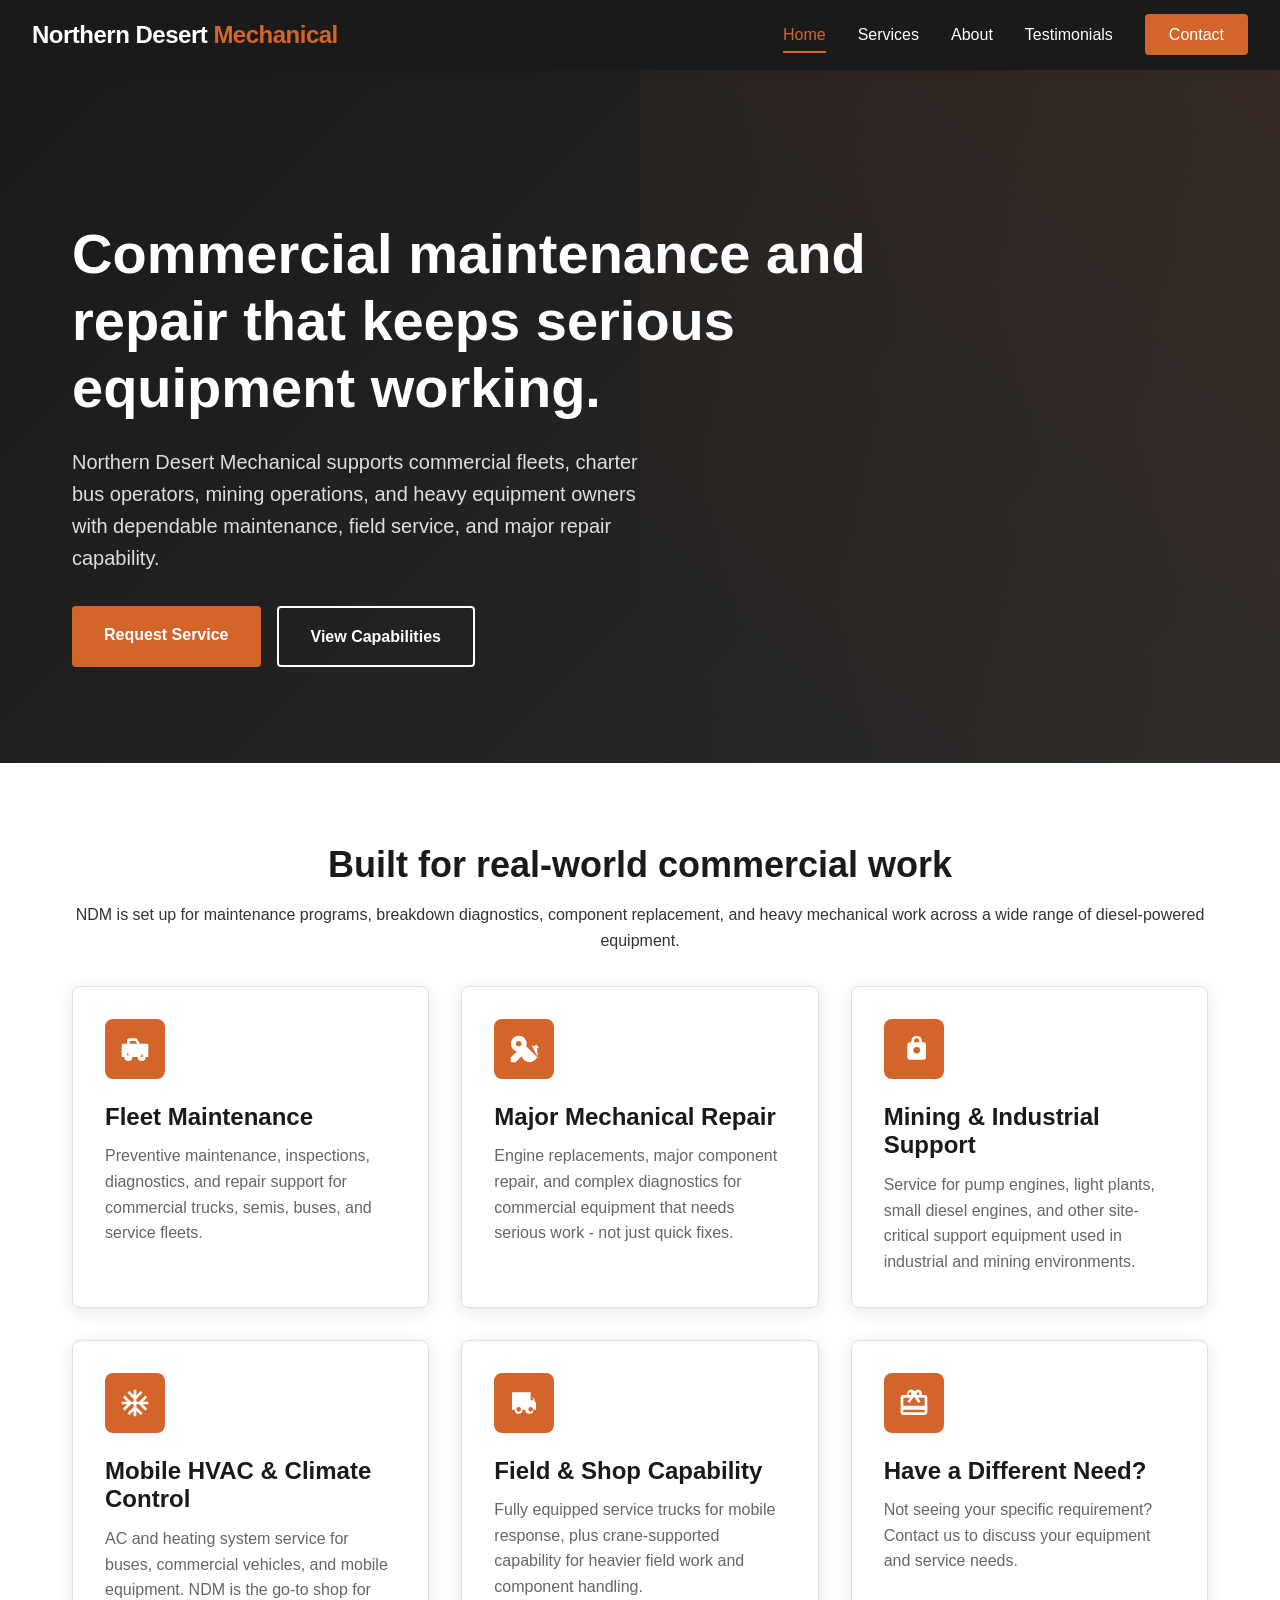
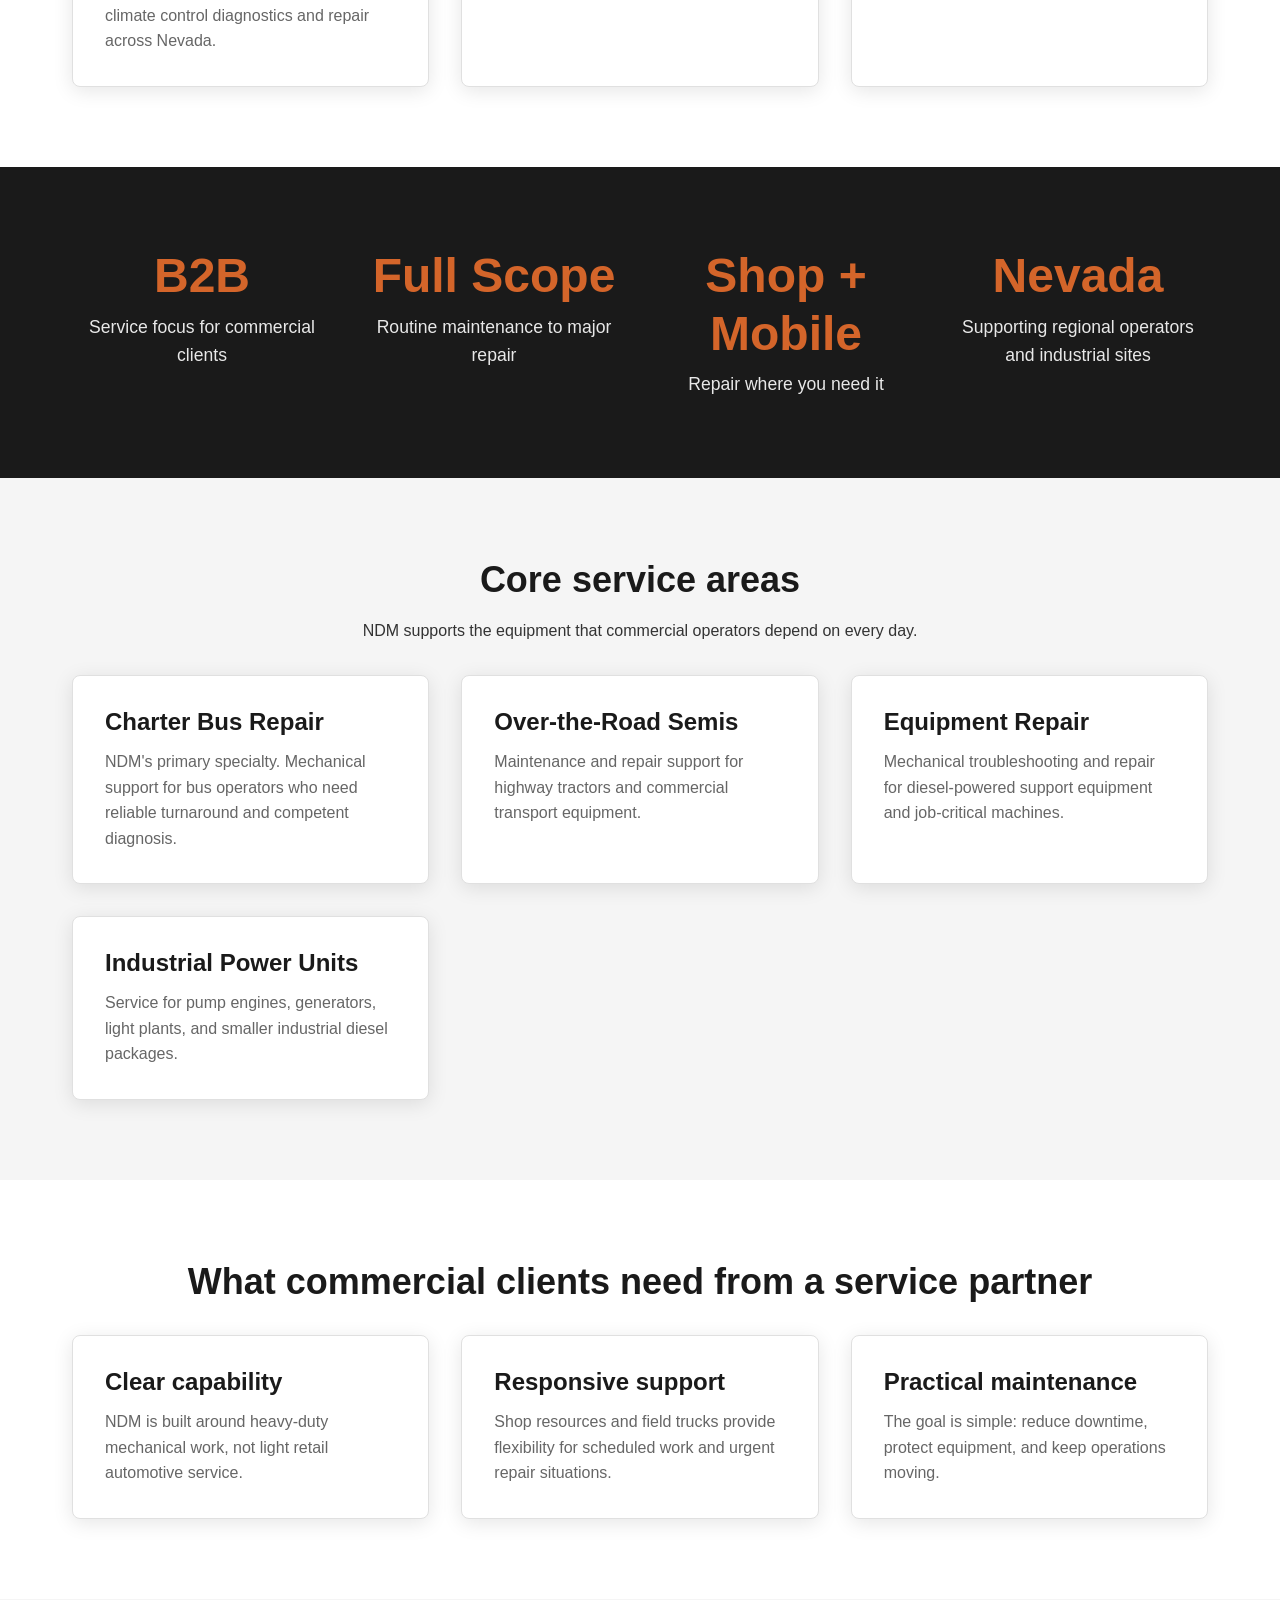
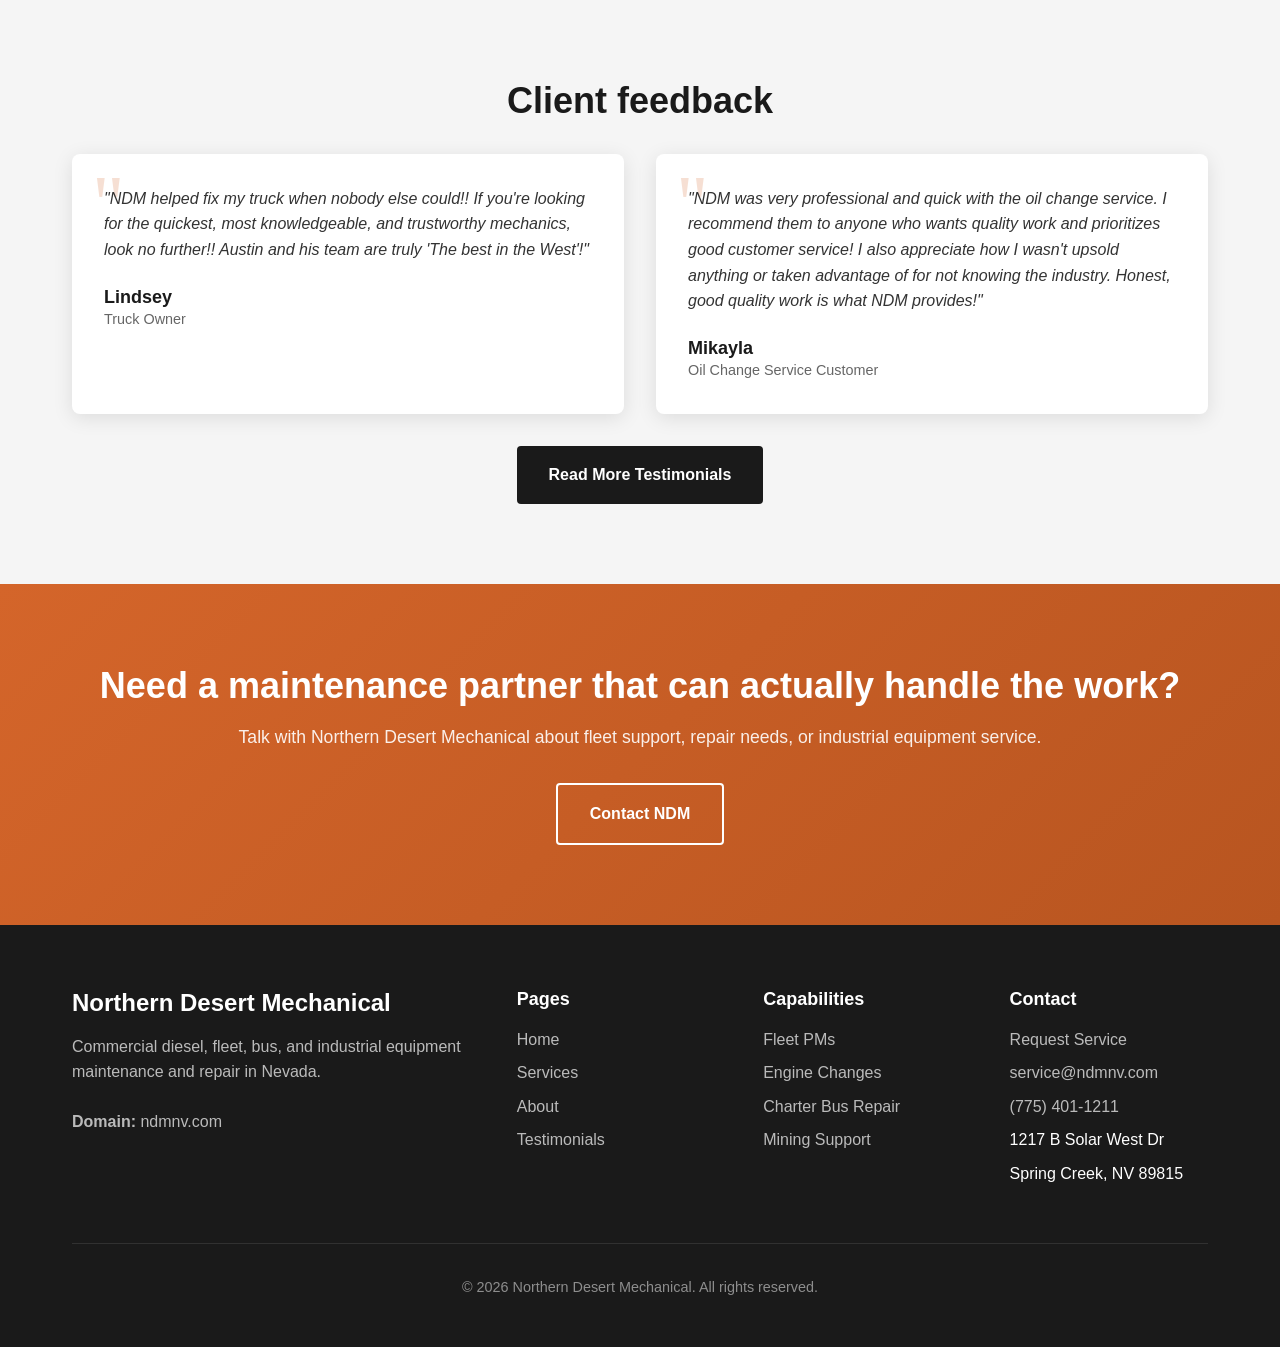
<file: index.html>
<!DOCTYPE html>
<html lang="en">
<head>
  <meta charset="UTF-8">
  <meta name="viewport" content="width=device-width, initial-scale=1.0">
  <meta name="description" content="Northern Desert Mechanical provides commercial fleet, charter bus, mining equipment, and industrial diesel maintenance and repair services in Nevada.">
  <title>Northern Desert Mechanical | Commercial Diesel & Equipment Repair</title>
  <link rel="stylesheet" href="css/style.css">
</head>
<body>
  <header>
    <div class="header-content">
      <a href="index.html" class="logo">
        <div class="logo-text">Northern Desert <span class="logo-accent">Mechanical</span></div>
      </a>
      <nav>
        <div class="mobile-toggle" onclick="toggleMenu()">
          <span></span><span></span><span></span>
        </div>
        <ul id="nav-menu">
          <li><a href="index.html" class="active">Home</a></li>
          <li><a href="services.html">Services</a></li>
          <li><a href="about.html">About</a></li>
          <li><a href="testimonials.html">Testimonials</a></li>
          <li><a href="contact.html" class="nav-cta">Contact</a></li>
        </ul>
      </nav>
    </div>
  </header>

  <section class="hero">
    <div class="container">
      <div class="hero-content">
        <h1>Commercial maintenance and repair that keeps serious equipment working.</h1>
        <p class="hero-subtitle">Northern Desert Mechanical supports commercial fleets, charter bus operators, mining operations, and heavy equipment owners with dependable maintenance, field service, and major repair capability.</p>
        <div class="hero-cta">
          <a href="contact.html" class="btn btn-primary">Request Service</a>
          <a href="services.html" class="btn btn-secondary">View Capabilities</a>
        </div>
      </div>
    </div>
  </section>

  <section class="section">
    <div class="container">
      <div class="text-center mb-2">
        <h2>Built for real-world commercial work</h2>
        <p>NDM is set up for maintenance programs, breakdown diagnostics, component replacement, and heavy mechanical work across a wide range of diesel-powered equipment.</p>
      </div>
      <div class="services-grid">
        <div class="service-card">
          <div class="service-icon">
            <svg viewBox="0 0 24 24"><path d="M3 13h2v-2H3v2zm16 0h2v-2h-2v2zM7 17h10v-6H7v6zm12-9h-3.17l-1.84-2.65A2 2 0 0 0 12.35 4H8a2 2 0 0 0-2 2v2H3a1 1 0 0 0-1 1v9h2a3 3 0 0 0 6 0h4a3 3 0 0 0 6 0h2V9a1 1 0 0 0-1-1zm-2 10a1 1 0 1 1 0-2 1 1 0 0 1 0 2zM8 8V6h4.35l1.39 2H8zm-1 9a1 1 0 1 1 0-2 1 1 0 0 1 0 2z"/></svg>
          </div>
          <h3>Fleet Maintenance</h3>
          <p>Preventive maintenance, inspections, diagnostics, and repair support for commercial trucks, semis, buses, and service fleets.</p>
        </div>
        <div class="service-card">
          <div class="service-icon">
            <svg viewBox="0 0 24 24"><path d="M22.7 19l-9.1-9.1c.2-.5.4-1.2.4-1.9A6 6 0 0 0 8 2a6 6 0 0 0-1.4 11.8L2 18.4V22h3.6l4.6-4.6A6 6 0 0 0 22 14c0-.7-.1-1.3-.3-2l1.3-1.3-2-2-1.3 1.3c-.6-.3-1.3-.5-2-.6zM8 10a2 2 0 1 1 0-4 2 2 0 0 1 0 4z"/></svg>
          </div>
          <h3>Major Mechanical Repair</h3>
          <p>Engine replacements, major component repair, and complex diagnostics for commercial equipment that needs serious work - not just quick fixes.</p>
        </div>
        <div class="service-card">
          <div class="service-icon">
            <svg viewBox="0 0 24 24"><path d="M19 7h-1V6a4 4 0 0 0-8 0v1H9a2 2 0 0 0-2 2v9a2 2 0 0 0 2 2h10a2 2 0 0 0 2-2V9a2 2 0 0 0-2-2zm-7-1a2 2 0 1 1 4 0v1h-4V6zm2 9.5a2.5 2.5 0 1 1 0-5 2.5 2.5 0 0 1 0 5z"/></svg>
          </div>
          <h3>Mining & Industrial Support</h3>
          <p>Service for pump engines, light plants, small diesel engines, and other site-critical support equipment used in industrial and mining environments.</p>
        </div>
        <div class="service-card">
          <div class="service-icon">
            <svg viewBox="0 0 24 24"><path d="M22 11h-4.17l3.24-3.24-1.41-1.42L15 11h-2V9l4.66-4.66-1.42-1.41L13 6.17V2h-2v4.17L7.76 2.93 6.34 4.34 11 9v2H9L4.34 6.34 2.93 7.76 6.17 11H2v2h4.17l-3.24 3.24 1.41 1.42L9 13h2v2l-4.66 4.66 1.42 1.41L11 17.83V22h2v-4.17l3.24 3.24 1.42-1.41L13 15v-2h2l4.66 4.66 1.41-1.42L17.83 13H22z"/></svg>
          </div>
          <h3>Mobile HVAC & Climate Control</h3>
          <p>AC and heating system service for buses, commercial vehicles, and mobile equipment. NDM is the go-to shop for climate control diagnostics and repair across Nevada.</p>
        </div>
        <div class="service-card">
          <div class="service-icon">
            <svg viewBox="0 0 24 24"><path d="M20 8h-3V4H3v13h2a3 3 0 0 0 6 0h2a3 3 0 0 0 6 0h2v-5l-3-4zM8 18.5A1.5 1.5 0 1 1 8 15a1.5 1.5 0 0 1 0 3.5zm9 0a1.5 1.5 0 1 1 0-3.5 1.5 1.5 0 0 1 0 3.5zM17 9.5V8h1.9l1.5 2H17z"/></svg>
          </div>
          <h3>Field & Shop Capability</h3>
          <p>Fully equipped service trucks for mobile response, plus crane-supported capability for heavier field work and component handling.</p>
        </div>
        <div class="service-card">
          <div class="service-icon">
            <svg viewBox="0 0 24 24"><path d="M20 6h-2.18c.11-.31.18-.65.18-1a2.996 2.996 0 0 0-5.5-1.65A2.996 2.996 0 0 0 7 5c0 .35.07.69.18 1H4c-1.11 0-1.99.89-1.99 2L2 19c0 1.11.89 2 2 2h16c1.11 0 2-.89 2-2V8c0-1.11-.89-2-2-2zm-5-2c.55 0 1 .45 1 1s-.45 1-1 1-1-.45-1-1 .45-1 1-1zM9 4c.55 0 1 .45 1 1s-.45 1-1 1-1-.45-1-1 .45-1 1-1zm11 15H4v-2h16v2zm0-5H4V8h5.08L7 10.83 8.62 12 12 7.4l3.38 4.6L17 10.83 14.92 8H20v6z"/></svg>
          </div>
          <h3>Have a Different Need?</h3>
          <p>Not seeing your specific requirement? <a href="contact.html">Contact us</a> to discuss your equipment and service needs.</p>
        </div>
      </div>
    </div>
  </section>

  <section class="section section-dark">
    <div class="container">
      <div class="stats-grid">
        <div class="stat-item">
          <h3>B2B</h3>
          <p>Service focus for commercial clients</p>
        </div>
        <div class="stat-item">
          <h3>Full Scope</h3>
          <p>Routine maintenance to major repair</p>
        </div>
        <div class="stat-item">
          <h3>Shop + Mobile</h3>
          <p>Repair where you need it</p>
        </div>
        <div class="stat-item">
          <h3>Nevada</h3>
          <p>Supporting regional operators and industrial sites</p>
        </div>
      </div>
    </div>
  </section>

  <section class="section section-gray">
    <div class="container">
      <div class="text-center mb-2">
        <h2>Core service areas</h2>
        <p>NDM supports the equipment that commercial operators depend on every day.</p>
      </div>
      <div class="services-grid">
        <div class="service-card">
          <h3>Charter Bus Repair</h3>
          <p>NDM's primary specialty. Mechanical support for bus operators who need reliable turnaround and competent diagnosis.</p>
        </div>
        <div class="service-card">
          <h3>Over-the-Road Semis</h3>
          <p>Maintenance and repair support for highway tractors and commercial transport equipment.</p>
        </div>
        <div class="service-card">
          <h3>Equipment Repair</h3>
          <p>Mechanical troubleshooting and repair for diesel-powered support equipment and job-critical machines.</p>
        </div>
        <div class="service-card">
          <h3>Industrial Power Units</h3>
          <p>Service for pump engines, generators, light plants, and smaller industrial diesel packages.</p>
        </div>
      </div>
    </div>
  </section>

  <section class="section">
    <div class="container">
      <div class="text-center mb-2">
        <h2>What commercial clients need from a service partner</h2>
      </div>
      <div class="services-grid">
        <div class="service-card">
          <h3>Clear capability</h3>
          <p>NDM is built around heavy-duty mechanical work, not light retail automotive service.</p>
        </div>
        <div class="service-card">
          <h3>Responsive support</h3>
          <p>Shop resources and field trucks provide flexibility for scheduled work and urgent repair situations.</p>
        </div>
        <div class="service-card">
          <h3>Practical maintenance</h3>
          <p>The goal is simple: reduce downtime, protect equipment, and keep operations moving.</p>
        </div>
      </div>
    </div>
  </section>

  <section class="section section-gray">
    <div class="container">
      <div class="text-center mb-2">
        <h2>Client feedback</h2>
      </div>
      <div class="testimonial-grid">
        <div class="testimonial-card">
          <p class="testimonial-text">"NDM helped fix my truck when nobody else could!! If you're looking for the quickest, most knowledgeable, and trustworthy mechanics, look no further!! Austin and his team are truly 'The best in the West'!"</p>
          <div class="testimonial-author">
            <div class="testimonial-author-info">
              <h4>Lindsey</h4>
              <p>Truck Owner</p>
            </div>
          </div>
        </div>
        <div class="testimonial-card">
          <p class="testimonial-text">"NDM was very professional and quick with the oil change service. I recommend them to anyone who wants quality work and prioritizes good customer service! I also appreciate how I wasn't upsold anything or taken advantage of for not knowing the industry. Honest, good quality work is what NDM provides!"</p>
          <div class="testimonial-author">
            <div class="testimonial-author-info">
              <h4>Mikayla</h4>
              <p>Oil Change Service Customer</p>
            </div>
          </div>
        </div>
      </div>
      <div class="text-center mt-2">
        <a href="testimonials.html" class="btn btn-dark">Read More Testimonials</a>
      </div>
    </div>
  </section>

  <section class="cta-section">
    <div class="container">
      <h2>Need a maintenance partner that can actually handle the work?</h2>
      <p>Talk with Northern Desert Mechanical about fleet support, repair needs, or industrial equipment service.</p>
      <a href="contact.html" class="btn btn-secondary">Contact NDM</a>
    </div>
  </section>

  <footer>
    <div class="container">
      <div class="footer-grid">
        <div class="footer-brand">
          <h3>Northern Desert Mechanical</h3>
          <p>Commercial diesel, fleet, bus, and industrial equipment maintenance and repair in Nevada.</p>
          <p><strong>Domain:</strong> ndmnv.com</p>
        </div>
        <div class="footer-links">
          <h4>Pages</h4>
          <ul>
            <li><a href="index.html">Home</a></li>
            <li><a href="services.html">Services</a></li>
            <li><a href="about.html">About</a></li>
            <li><a href="testimonials.html">Testimonials</a></li>
          </ul>
        </div>
        <div class="footer-links">
          <h4>Capabilities</h4>
          <ul>
            <li><a href="services.html">Fleet PMs</a></li>
            <li><a href="services.html">Engine Changes</a></li>
            <li><a href="services.html">Charter Bus Repair</a></li>
            <li><a href="services.html">Mining Support</a></li>
          </ul>
        </div>
        <div class="footer-links">
          <h4>Contact</h4>
          <ul>
            <li><a href="contact.html">Request Service</a></li>
            <li><a href="mailto:service@ndmnv.com">service@ndmnv.com</a></li>
            <li><a href="tel:+17754011211">(775) 401-1211</a></li>
            <li>1217 B Solar West Dr</li>
            <li>Spring Creek, NV 89815</li>
          </ul>
        </div>
      </div>
      <div class="footer-bottom">
        <p>&copy; 2026 Northern Desert Mechanical. All rights reserved.</p>
      </div>
    </div>
  </footer>

  <script src="js/main.js"></script>
</body>
</html>
</file>
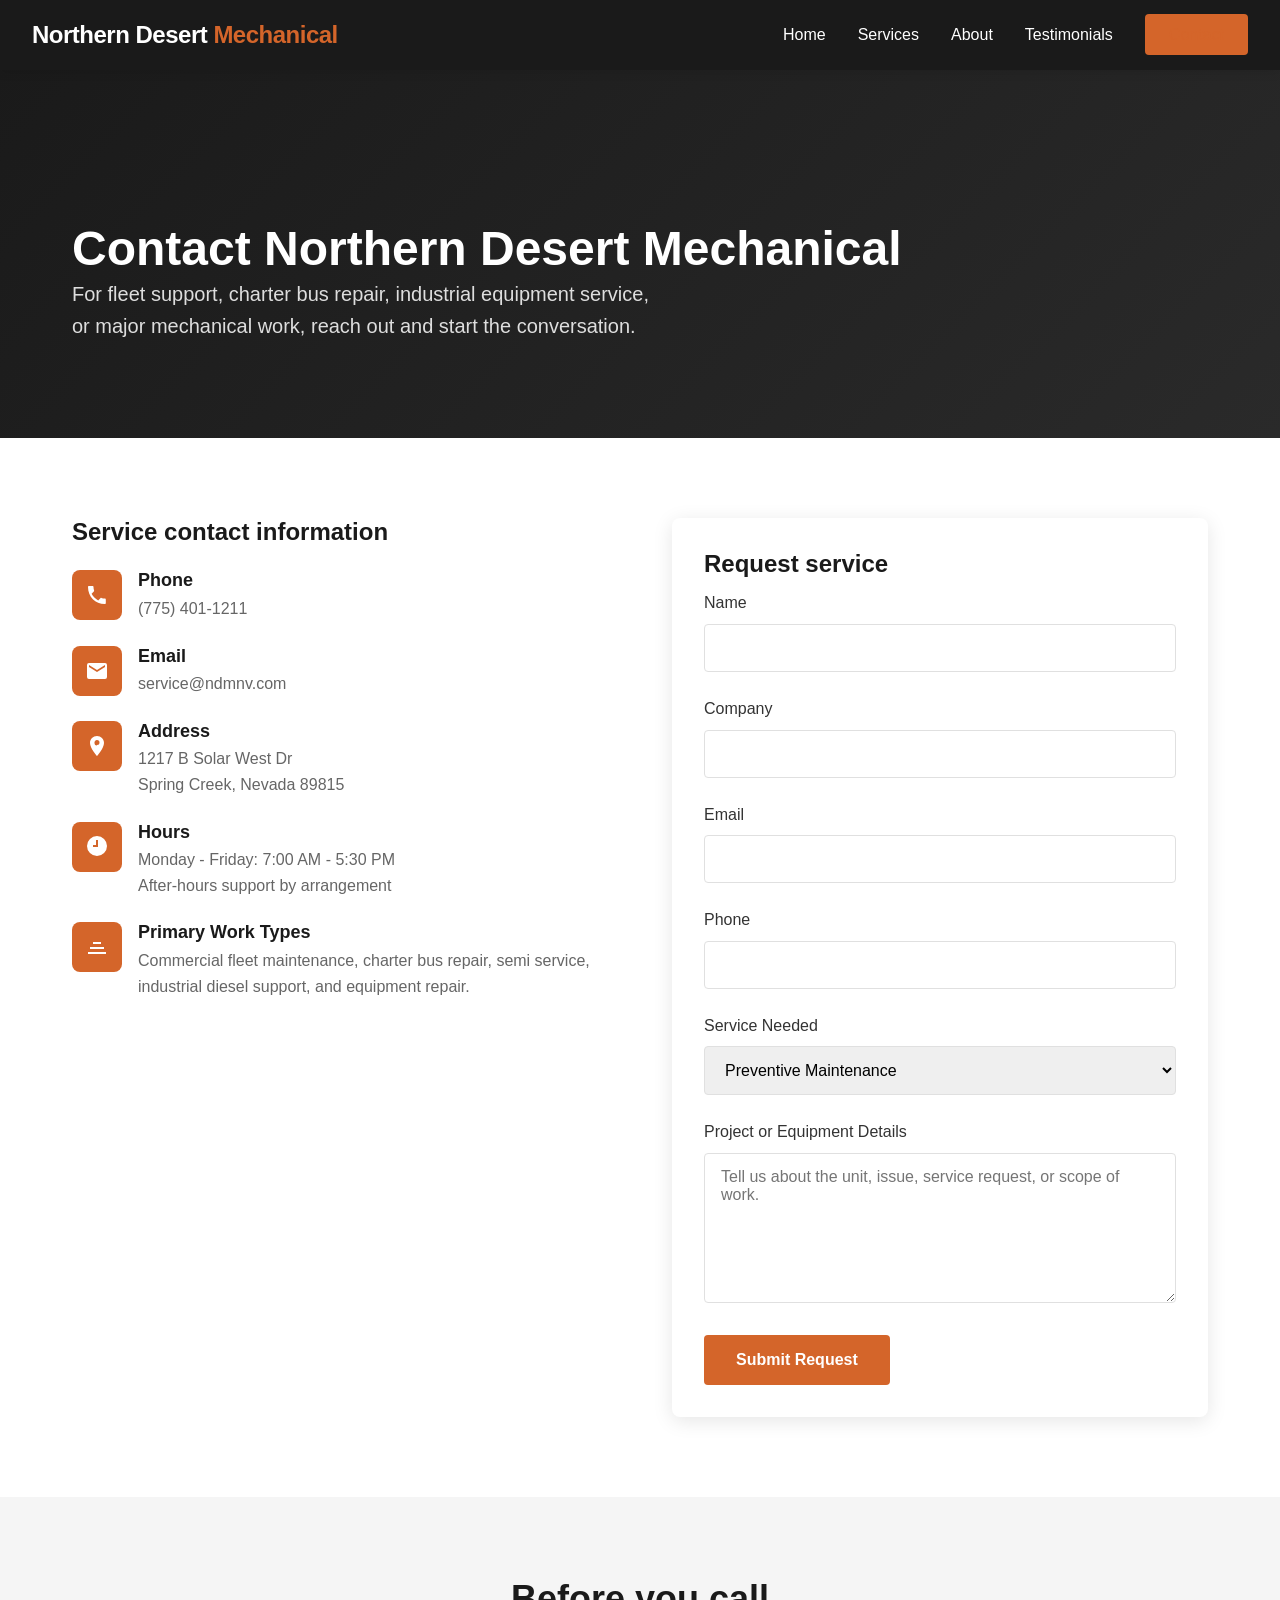
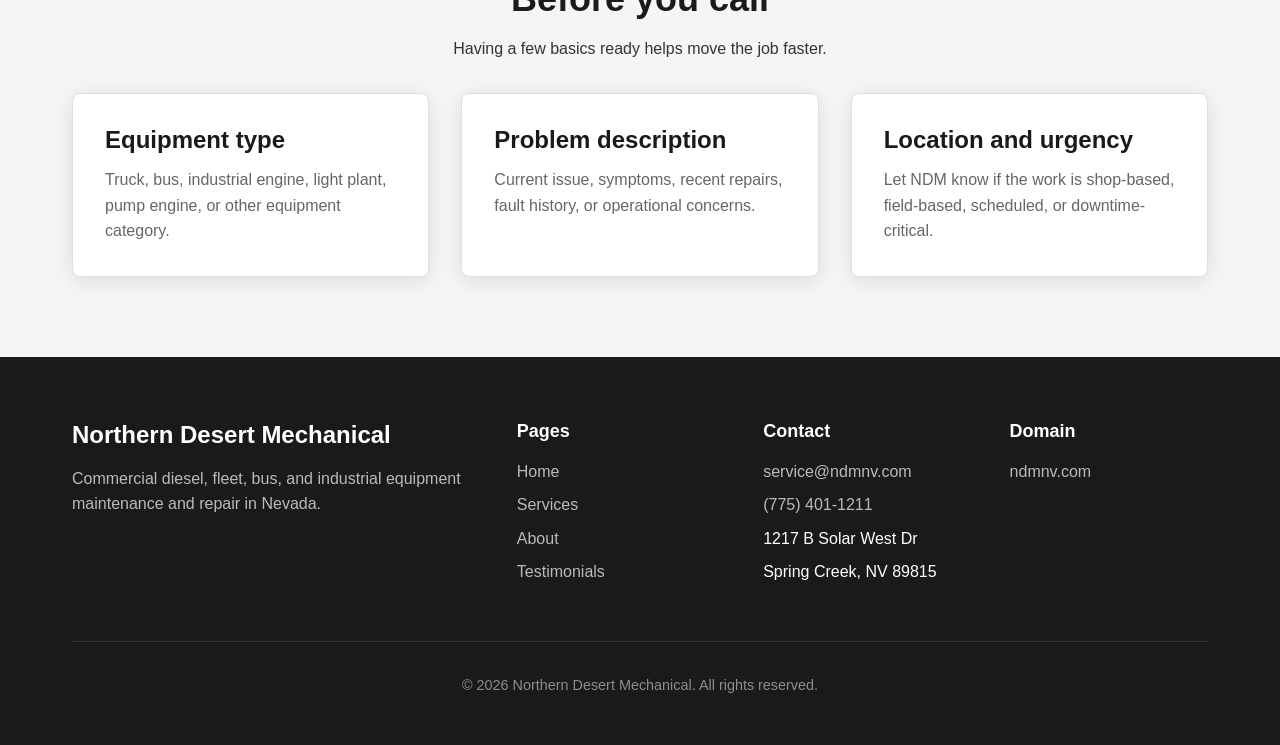
<file: contact.html>
<!DOCTYPE html>
<html lang="en">
<head>
  <meta charset="UTF-8">
  <meta name="viewport" content="width=device-width, initial-scale=1.0">
  <meta name="description" content="Contact Northern Desert Mechanical for commercial diesel, fleet, charter bus, and industrial equipment maintenance and repair services in Nevada.">
  <title>Contact | Northern Desert Mechanical</title>
  <link rel="stylesheet" href="css/style.css">
</head>
<body>
  <header>
    <div class="header-content">
      <a href="index.html" class="logo">
        <div class="logo-text">Northern Desert <span class="logo-accent">Mechanical</span></div>
      </a>
      <nav>
        <div class="mobile-toggle" onclick="toggleMenu()">
          <span></span><span></span><span></span>
        </div>
        <ul id="nav-menu">
          <li><a href="index.html">Home</a></li>
          <li><a href="services.html">Services</a></li>
          <li><a href="about.html">About</a></li>
          <li><a href="testimonials.html">Testimonials</a></li>
          <li><a href="contact.html" class="nav-cta active">Contact</a></li>
        </ul>
      </nav>
    </div>
  </header>

  <section class="contact-hero">
    <div class="container">
      <h1>Contact Northern Desert Mechanical</h1>
      <p class="hero-subtitle">For fleet support, charter bus repair, industrial equipment service, or major mechanical work, reach out and start the conversation.</p>
    </div>
  </section>

  <section class="section">
    <div class="container">
      <div class="contact-grid">
        <div class="contact-info">
          <h3>Service contact information</h3>
          <div class="contact-item">
            <div class="contact-item-icon">
              <svg viewBox="0 0 24 24"><path d="M6.6 10.8c1.4 2.8 3.8 5.2 6.6 6.6l2.2-2.2c.3-.3.7-.4 1-.3 1.1.4 2.2.6 3.4.6.6 0 1 .4 1 1V20c0 .6-.4 1-1 1C10.3 21 3 13.7 3 4c0-.6.4-1 1-1h3.5c.6 0 1 .4 1 1 0 1.2.2 2.3.6 3.4.1.4 0 .8-.3 1l-2.2 2.4z"/></svg>
            </div>
            <div class="contact-item-text">
              <h4>Phone</h4>
              <p><a href="tel:+17754011211">(775) 401-1211</a></p>
            </div>
          </div>
          <div class="contact-item">
            <div class="contact-item-icon">
              <svg viewBox="0 0 24 24"><path d="M20 4H4a2 2 0 0 0-2 2v12a2 2 0 0 0 2 2h16a2 2 0 0 0 2-2V6a2 2 0 0 0-2-2zm0 4-8 5L4 8V6l8 5 8-5v2z"/></svg>
            </div>
            <div class="contact-item-text">
              <h4>Email</h4>
              <p><a href="mailto:service@ndmnv.com">service@ndmnv.com</a></p>
            </div>
          </div>
          <div class="contact-item">
            <div class="contact-item-icon">
              <svg viewBox="0 0 24 24"><path d="M12 2C8.13 2 5 5.13 5 9c0 5.25 7 13 7 13s7-7.75 7-13c0-3.87-3.13-7-7-7zm0 9.5a2.5 2.5 0 0 1-2.5-2.5A2.5 2.5 0 0 1 12 6a2.5 2.5 0 0 1 2.5 2.5 2.5 2.5 0 0 1-2.5 2.5z"/></svg>
            </div>
            <div class="contact-item-text">
              <h4>Address</h4>
              <p>1217 B Solar West Dr<br>Spring Creek, Nevada 89815</p>
            </div>
          </div>
          <div class="contact-item">
            <div class="contact-item-icon">
              <svg viewBox="0 0 24 24"><path d="M12 1a10 10 0 1 0 10 10A10 10 0 0 0 12 1zm1 11h-5V10h3V5h2z"/></svg>
            </div>
            <div class="contact-item-text">
              <h4>Hours</h4>
              <p>Monday - Friday: 7:00 AM - 5:30 PM<br>After-hours support by arrangement</p>
            </div>
          </div>
          <div class="contact-item">
            <div class="contact-item-icon">
              <svg viewBox="0 0 24 24"><path d="M3 17h18v2H3v-2zm2-5h14v2H5v-2zm3-5h8v2H8V7z"/></svg>
            </div>
            <div class="contact-item-text">
              <h4>Primary Work Types</h4>
              <p>Commercial fleet maintenance, charter bus repair, semi service, industrial diesel support, and equipment repair.</p>
            </div>
          </div>
        </div>

        <div class="contact-form">
          <h3>Request service</h3>
          <form name="contact" method="POST" data-netlify="true" netlify-honeypot="bot-field">
            <input type="hidden" name="form-name" value="contact">
            <p class="hidden" style="display:none;">
              <label>Don't fill this out: <input name="bot-field"></label>
            </p>
            <div class="form-group">
              <label for="name">Name</label>
              <input type="text" id="name" name="name" required>
            </div>
            <div class="form-group">
              <label for="company">Company</label>
              <input type="text" id="company" name="company">
            </div>
            <div class="form-group">
              <label for="email">Email</label>
              <input type="email" id="email" name="email" required>
            </div>
            <div class="form-group">
              <label for="phone">Phone</label>
              <input type="tel" id="phone" name="phone">
            </div>
            <div class="form-group">
              <label for="service">Service Needed</label>
              <select id="service" name="service">
                <option>Preventive Maintenance</option>
                <option>Charter Bus Repair</option>
                <option>Semi Truck Service</option>
                <option>Industrial / Mining Equipment</option>
                <option>Major Mechanical Repair</option>
                <option>Field Service Request</option>
                <option>Other</option>
              </select>
            </div>
            <div class="form-group">
              <label for="message">Project or Equipment Details</label>
              <textarea id="message" name="message" placeholder="Tell us about the unit, issue, service request, or scope of work."></textarea>
            </div>
            <button type="submit" class="btn btn-primary">Submit Request</button>
          </form>
        </div>
      </div>
    </div>
  </section>

  <section class="section section-gray">
    <div class="container">
      <div class="text-center mb-2">
        <h2>Before you call</h2>
        <p>Having a few basics ready helps move the job faster.</p>
      </div>
      <div class="services-grid">
        <div class="service-card">
          <h3>Equipment type</h3>
          <p>Truck, bus, industrial engine, light plant, pump engine, or other equipment category.</p>
        </div>
        <div class="service-card">
          <h3>Problem description</h3>
          <p>Current issue, symptoms, recent repairs, fault history, or operational concerns.</p>
        </div>
        <div class="service-card">
          <h3>Location and urgency</h3>
          <p>Let NDM know if the work is shop-based, field-based, scheduled, or downtime-critical.</p>
        </div>
      </div>
    </div>
  </section>

  <footer>
    <div class="container">
      <div class="footer-grid">
        <div class="footer-brand">
          <h3>Northern Desert Mechanical</h3>
          <p>Commercial diesel, fleet, bus, and industrial equipment maintenance and repair in Nevada.</p>
        </div>
        <div class="footer-links">
          <h4>Pages</h4>
          <ul>
            <li><a href="index.html">Home</a></li>
            <li><a href="services.html">Services</a></li>
            <li><a href="about.html">About</a></li>
            <li><a href="testimonials.html">Testimonials</a></li>
          </ul>
        </div>
        <div class="footer-links">
          <h4>Contact</h4>
          <ul>
            <li><a href="mailto:service@ndmnv.com">service@ndmnv.com</a></li>
            <li><a href="tel:+17754011211">(775) 401-1211</a></li>
            <li>1217 B Solar West Dr</li>
            <li>Spring Creek, NV 89815</li>
          </ul>
        </div>
        <div class="footer-links">
          <h4>Domain</h4>
          <ul>
            <li><a href="https://ndmnv.com">ndmnv.com</a></li>
          </ul>
        </div>
      </div>
      <div class="footer-bottom">
        <p>&copy; 2026 Northern Desert Mechanical. All rights reserved.</p>
      </div>
    </div>
  </footer>

  <script src="js/main.js"></script>
</body>
</html>
</file>
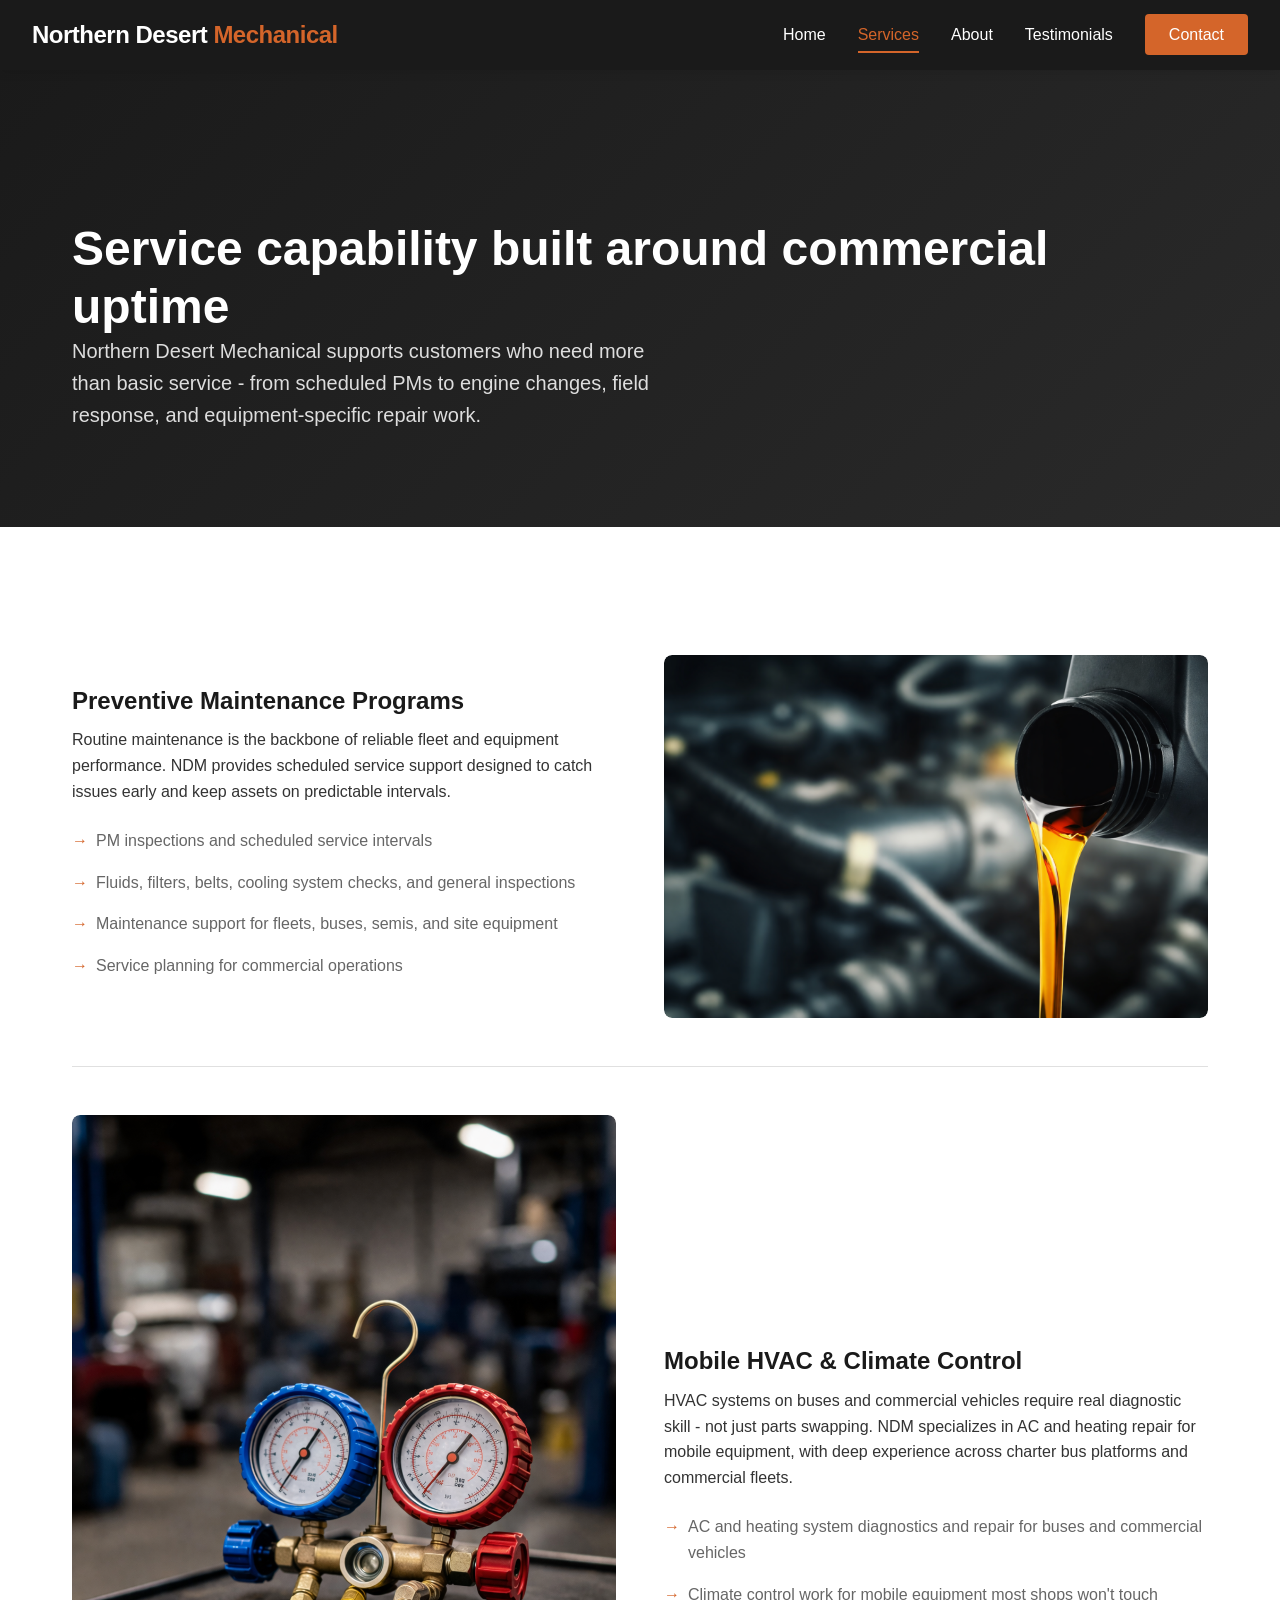
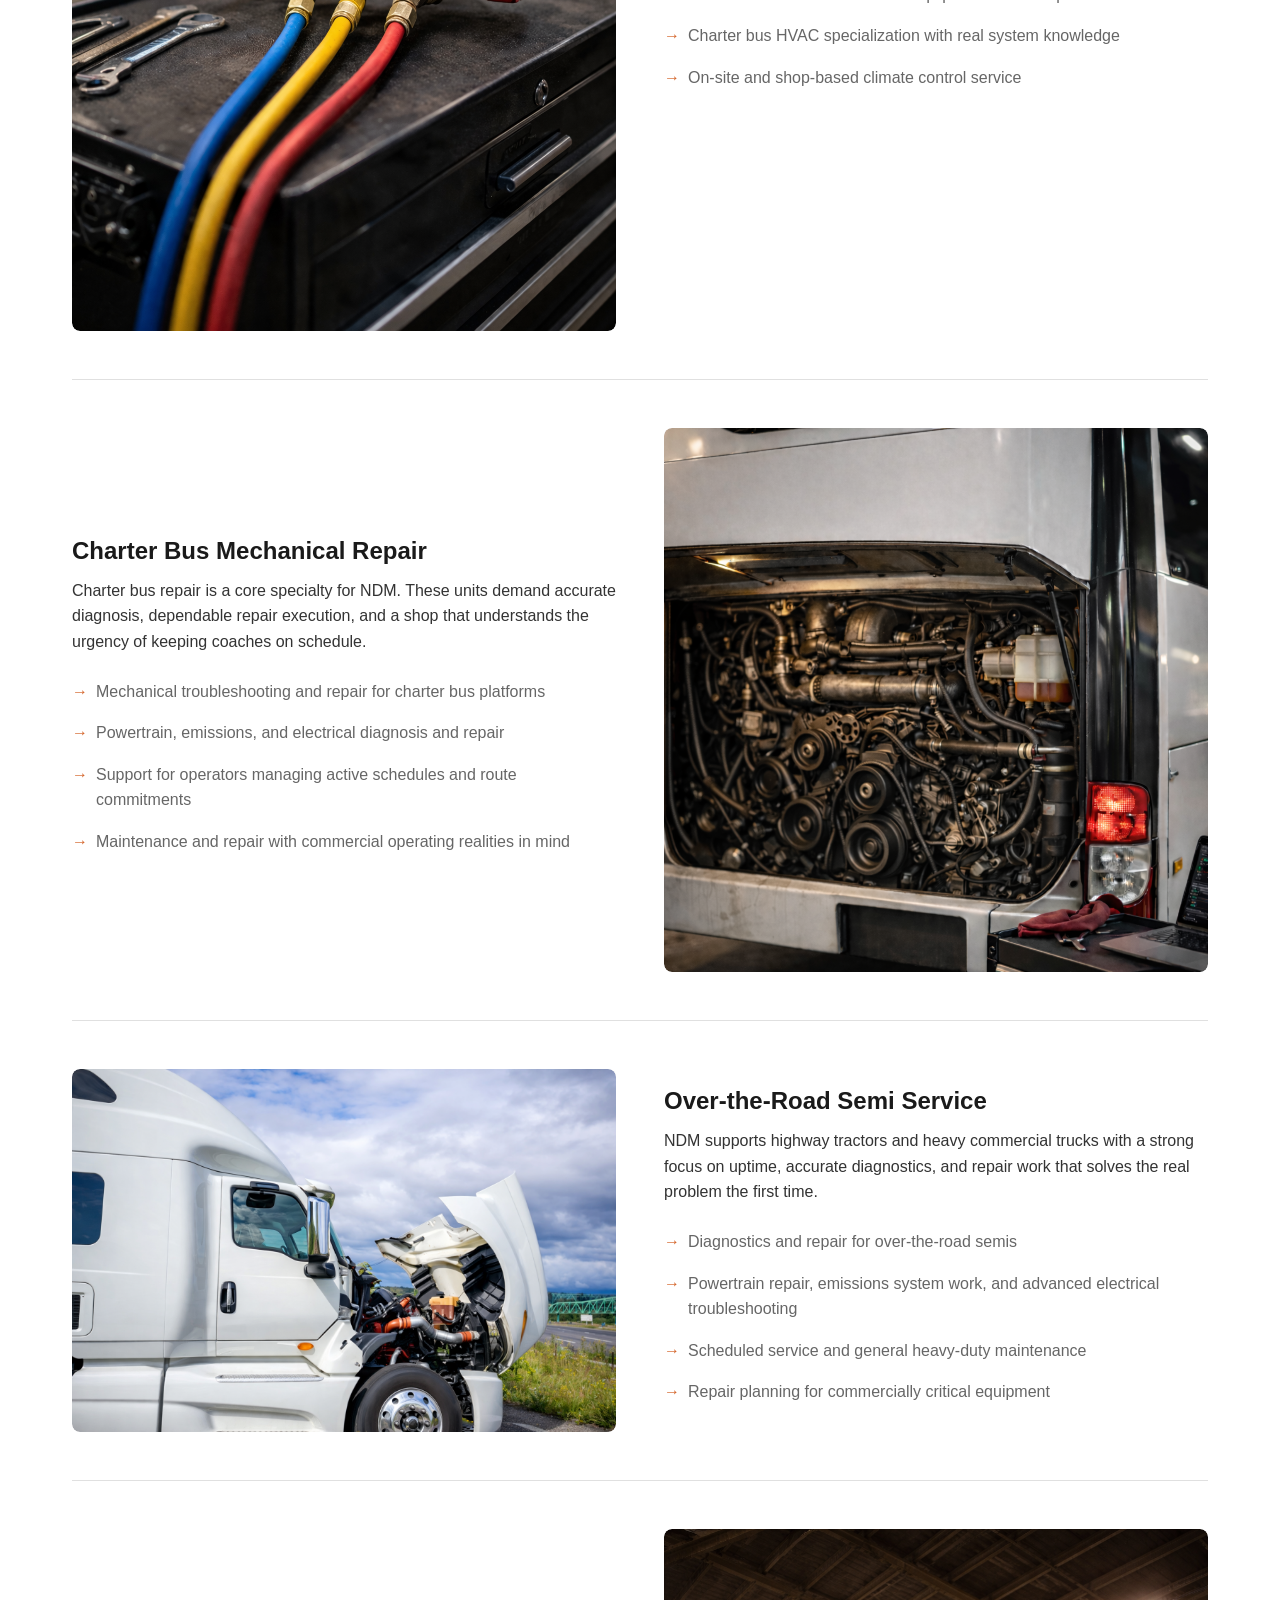
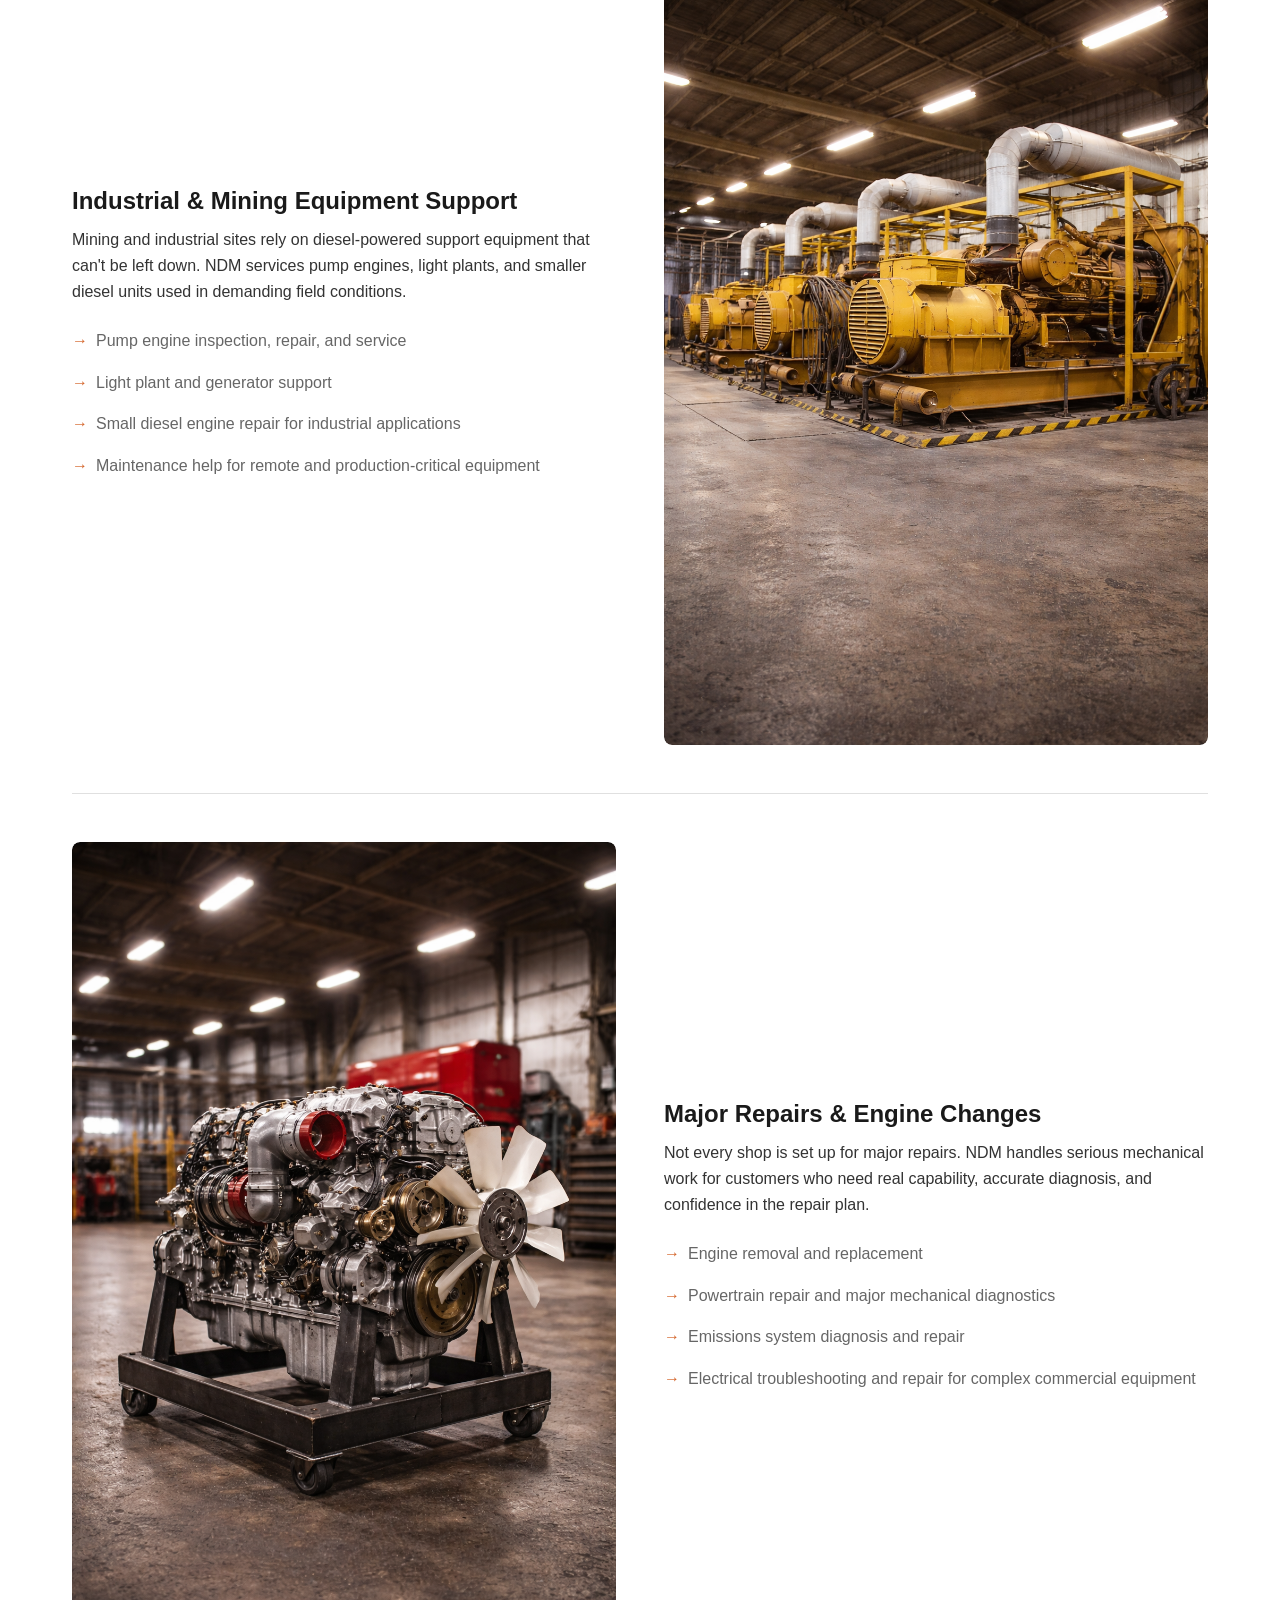
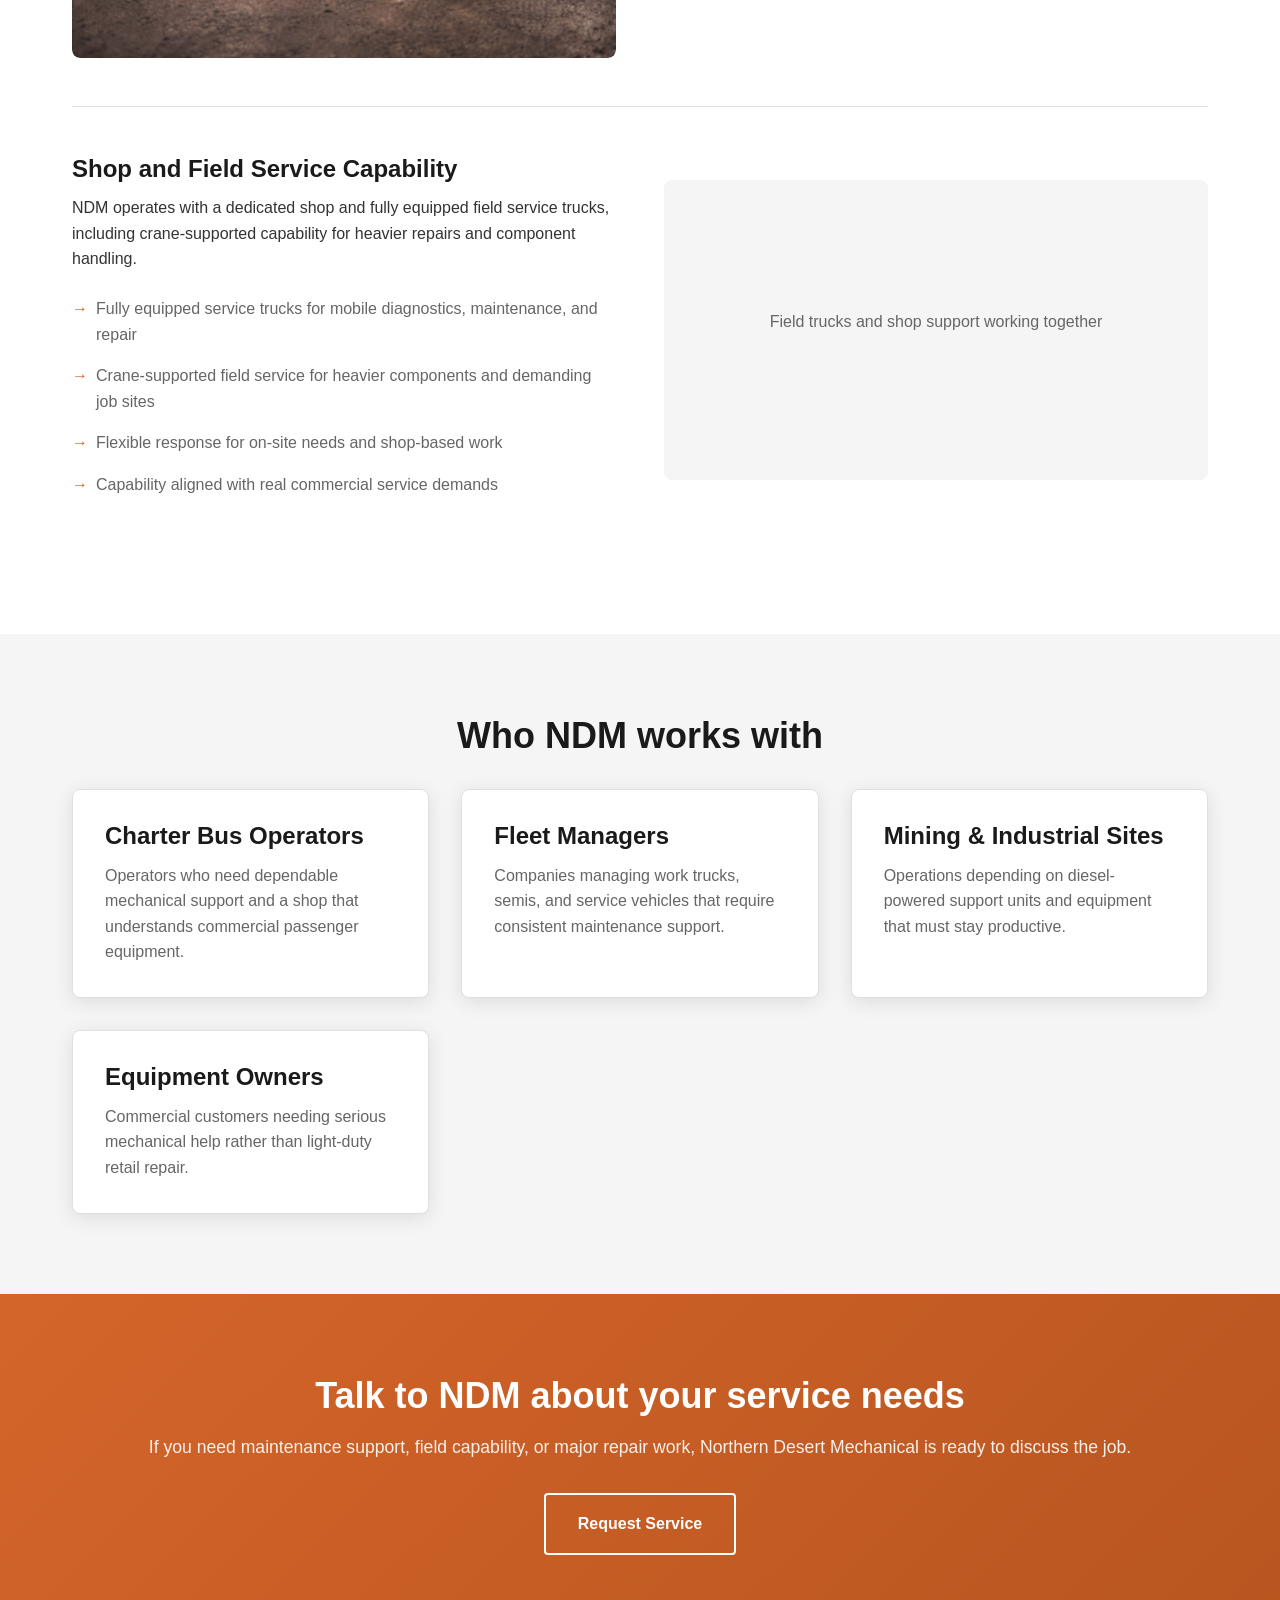
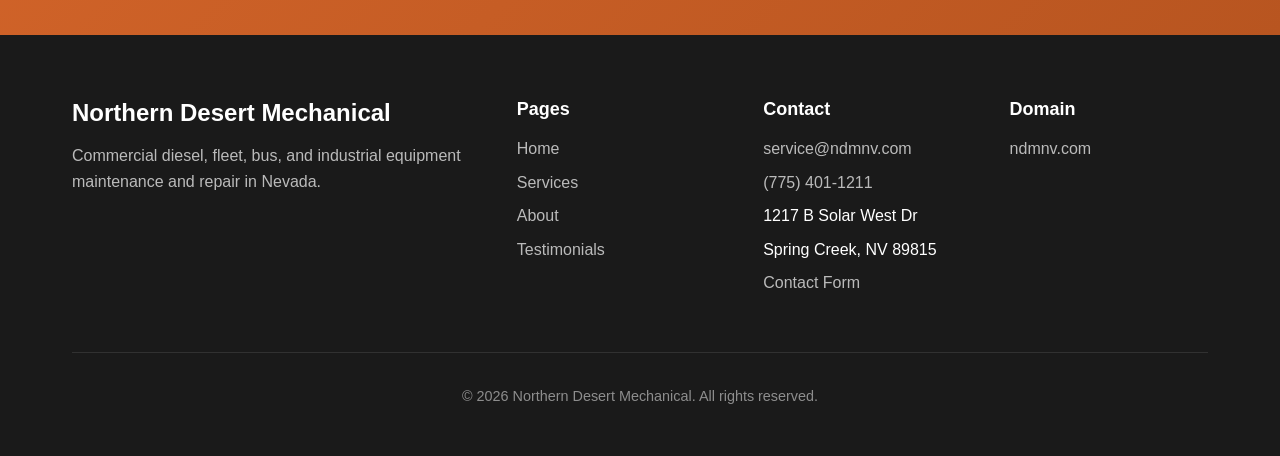
<file: services.html>
<!DOCTYPE html>
<html lang="en">
<head>
  <meta charset="UTF-8">
  <meta name="viewport" content="width=device-width, initial-scale=1.0">
  <meta name="description" content="NDM services include preventive maintenance, charter bus repair, semi truck service, equipment repair, mining support, and major diesel mechanical work.">
  <title>Services | Northern Desert Mechanical</title>
  <link rel="stylesheet" href="css/style.css">
</head>
<body>
  <header>
    <div class="header-content">
      <a href="index.html" class="logo">
        <div class="logo-text">Northern Desert <span class="logo-accent">Mechanical</span></div>
      </a>
      <nav>
        <div class="mobile-toggle" onclick="toggleMenu()">
          <span></span><span></span><span></span>
        </div>
        <ul id="nav-menu">
          <li><a href="index.html">Home</a></li>
          <li><a href="services.html" class="active">Services</a></li>
          <li><a href="about.html">About</a></li>
          <li><a href="testimonials.html">Testimonials</a></li>
          <li><a href="contact.html" class="nav-cta">Contact</a></li>
        </ul>
      </nav>
    </div>
  </header>

  <section class="services-hero">
    <div class="container">
      <h1>Service capability built around commercial uptime</h1>
      <p class="hero-subtitle">Northern Desert Mechanical supports customers who need more than basic service - from scheduled PMs to engine changes, field response, and equipment-specific repair work.</p>
    </div>
  </section>

  <section class="section">
    <div class="container">
      <div class="service-detail">
        <div class="service-detail-content">
          <h3>Preventive Maintenance Programs</h3>
          <p>Routine maintenance is the backbone of reliable fleet and equipment performance. NDM provides scheduled service support designed to catch issues early and keep assets on predictable intervals.</p>
          <ul>
            <li>PM inspections and scheduled service intervals</li>
            <li>Fluids, filters, belts, cooling system checks, and general inspections</li>
            <li>Maintenance support for fleets, buses, semis, and site equipment</li>
            <li>Service planning for commercial operations</li>
          </ul>
        </div>
        <div class="service-image">
          <img src="images/preventive-maintenance.png" alt="Preventive maintenance service on commercial fleet equipment" loading="lazy">
        </div>
      </div>

      <div class="service-detail">
        <div class="service-detail-content">
          <h3>Mobile HVAC & Climate Control</h3>
          <p>HVAC systems on buses and commercial vehicles require real diagnostic skill - not just parts swapping. NDM specializes in AC and heating repair for mobile equipment, with deep experience across charter bus platforms and commercial fleets.</p>
          <ul>
            <li>AC and heating system diagnostics and repair for buses and commercial vehicles</li>
            <li>Climate control work for mobile equipment most shops won't touch</li>
            <li>Charter bus HVAC specialization with real system knowledge</li>
            <li>On-site and shop-based climate control service</li>
          </ul>
        </div>
        <div class="service-image">
          <img src="images/mobile-hvac.png" alt="Mobile HVAC and climate control service on commercial vehicles" loading="lazy">
        </div>
      </div>

      <div class="service-detail">
        <div class="service-detail-content">
          <h3>Charter Bus Mechanical Repair</h3>
          <p>Charter bus repair is a core specialty for NDM. These units demand accurate diagnosis, dependable repair execution, and a shop that understands the urgency of keeping coaches on schedule.</p>
          <ul>
            <li>Mechanical troubleshooting and repair for charter bus platforms</li>
            <li>Powertrain, emissions, and electrical diagnosis and repair</li>
            <li>Support for operators managing active schedules and route commitments</li>
            <li>Maintenance and repair with commercial operating realities in mind</li>
          </ul>
        </div>
        <div class="service-image">
          <img src="images/charter-bus-repair.png" alt="Charter bus mechanical repair in shop" loading="lazy">
        </div>
      </div>

      <div class="service-detail">
        <div class="service-detail-content">
          <h3>Over-the-Road Semi Service</h3>
          <p>NDM supports highway tractors and heavy commercial trucks with a strong focus on uptime, accurate diagnostics, and repair work that solves the real problem the first time.</p>
          <ul>
            <li>Diagnostics and repair for over-the-road semis</li>
            <li>Powertrain repair, emissions system work, and advanced electrical troubleshooting</li>
            <li>Scheduled service and general heavy-duty maintenance</li>
            <li>Repair planning for commercially critical equipment</li>
          </ul>
        </div>
        <div class="service-image">
          <img src="images/semi-service.png" alt="Semi truck service and repair" loading="lazy">
        </div>
      </div>

      <div class="service-detail">
        <div class="service-detail-content">
          <h3>Industrial & Mining Equipment Support</h3>
          <p>Mining and industrial sites rely on diesel-powered support equipment that can't be left down. NDM services pump engines, light plants, and smaller diesel units used in demanding field conditions.</p>
          <ul>
            <li>Pump engine inspection, repair, and service</li>
            <li>Light plant and generator support</li>
            <li>Small diesel engine repair for industrial applications</li>
            <li>Maintenance help for remote and production-critical equipment</li>
          </ul>
        </div>
        <div class="service-image">
          <img src="images/industrial-mining.png" alt="Industrial and mining equipment service and repair" loading="lazy">
        </div>
      </div>

      <div class="service-detail">
        <div class="service-detail-content">
          <h3>Major Repairs & Engine Changes</h3>
          <p>Not every shop is set up for major repairs. NDM handles serious mechanical work for customers who need real capability, accurate diagnosis, and confidence in the repair plan.</p>
          <ul>
            <li>Engine removal and replacement</li>
            <li>Powertrain repair and major mechanical diagnostics</li>
            <li>Emissions system diagnosis and repair</li>
            <li>Electrical troubleshooting and repair for complex commercial equipment</li>
          </ul>
        </div>
        <div class="service-image">
          <img src="images/engine-repair.png" alt="Major diesel engine repair and replacement" loading="lazy">
        </div>
      </div>

      <div class="service-detail">
        <div class="service-detail-content">
          <h3>Shop and Field Service Capability</h3>
          <p>NDM operates with a dedicated shop and fully equipped field service trucks, including crane-supported capability for heavier repairs and component handling.</p>
          <ul>
            <li>Fully equipped service trucks for mobile diagnostics, maintenance, and repair</li>
            <li>Crane-supported field service for heavier components and demanding job sites</li>
            <li>Flexible response for on-site needs and shop-based work</li>
            <li>Capability aligned with real commercial service demands</li>
          </ul>
        </div>
        <div class="service-image">
          <p>Field trucks and shop support working together</p>
        </div>
      </div>
    </div>
  </section>

  <section class="section section-gray">
    <div class="container">
      <div class="text-center mb-2">
        <h2>Who NDM works with</h2>
      </div>
      <div class="services-grid">
        <div class="service-card">
          <h3>Charter Bus Operators</h3>
          <p>Operators who need dependable mechanical support and a shop that understands commercial passenger equipment.</p>
        </div>
        <div class="service-card">
          <h3>Fleet Managers</h3>
          <p>Companies managing work trucks, semis, and service vehicles that require consistent maintenance support.</p>
        </div>
        <div class="service-card">
          <h3>Mining & Industrial Sites</h3>
          <p>Operations depending on diesel-powered support units and equipment that must stay productive.</p>
        </div>
        <div class="service-card">
          <h3>Equipment Owners</h3>
          <p>Commercial customers needing serious mechanical help rather than light-duty retail repair.</p>
        </div>
      </div>
    </div>
  </section>

  <section class="cta-section">
    <div class="container">
      <h2>Talk to NDM about your service needs</h2>
      <p>If you need maintenance support, field capability, or major repair work, Northern Desert Mechanical is ready to discuss the job.</p>
      <a href="contact.html" class="btn btn-secondary">Request Service</a>
    </div>
  </section>

  <footer>
    <div class="container">
      <div class="footer-grid">
        <div class="footer-brand">
          <h3>Northern Desert Mechanical</h3>
          <p>Commercial diesel, fleet, bus, and industrial equipment maintenance and repair in Nevada.</p>
        </div>
        <div class="footer-links">
          <h4>Pages</h4>
          <ul>
            <li><a href="index.html">Home</a></li>
            <li><a href="services.html">Services</a></li>
            <li><a href="about.html">About</a></li>
            <li><a href="testimonials.html">Testimonials</a></li>
          </ul>
        </div>
        <div class="footer-links">
          <h4>Contact</h4>
          <ul>
            <li><a href="mailto:service@ndmnv.com">service@ndmnv.com</a></li>
            <li><a href="tel:+17754011211">(775) 401-1211</a></li>
            <li>1217 B Solar West Dr</li>
            <li>Spring Creek, NV 89815</li>
            <li><a href="contact.html">Contact Form</a></li>
          </ul>
        </div>
        <div class="footer-links">
          <h4>Domain</h4>
          <ul>
            <li><a href="https://ndmnv.com">ndmnv.com</a></li>
          </ul>
        </div>
      </div>
      <div class="footer-bottom">
        <p>&copy; 2026 Northern Desert Mechanical. All rights reserved.</p>
      </div>
    </div>
  </footer>

  <script src="js/main.js"></script>
</body>
</html>
</file>
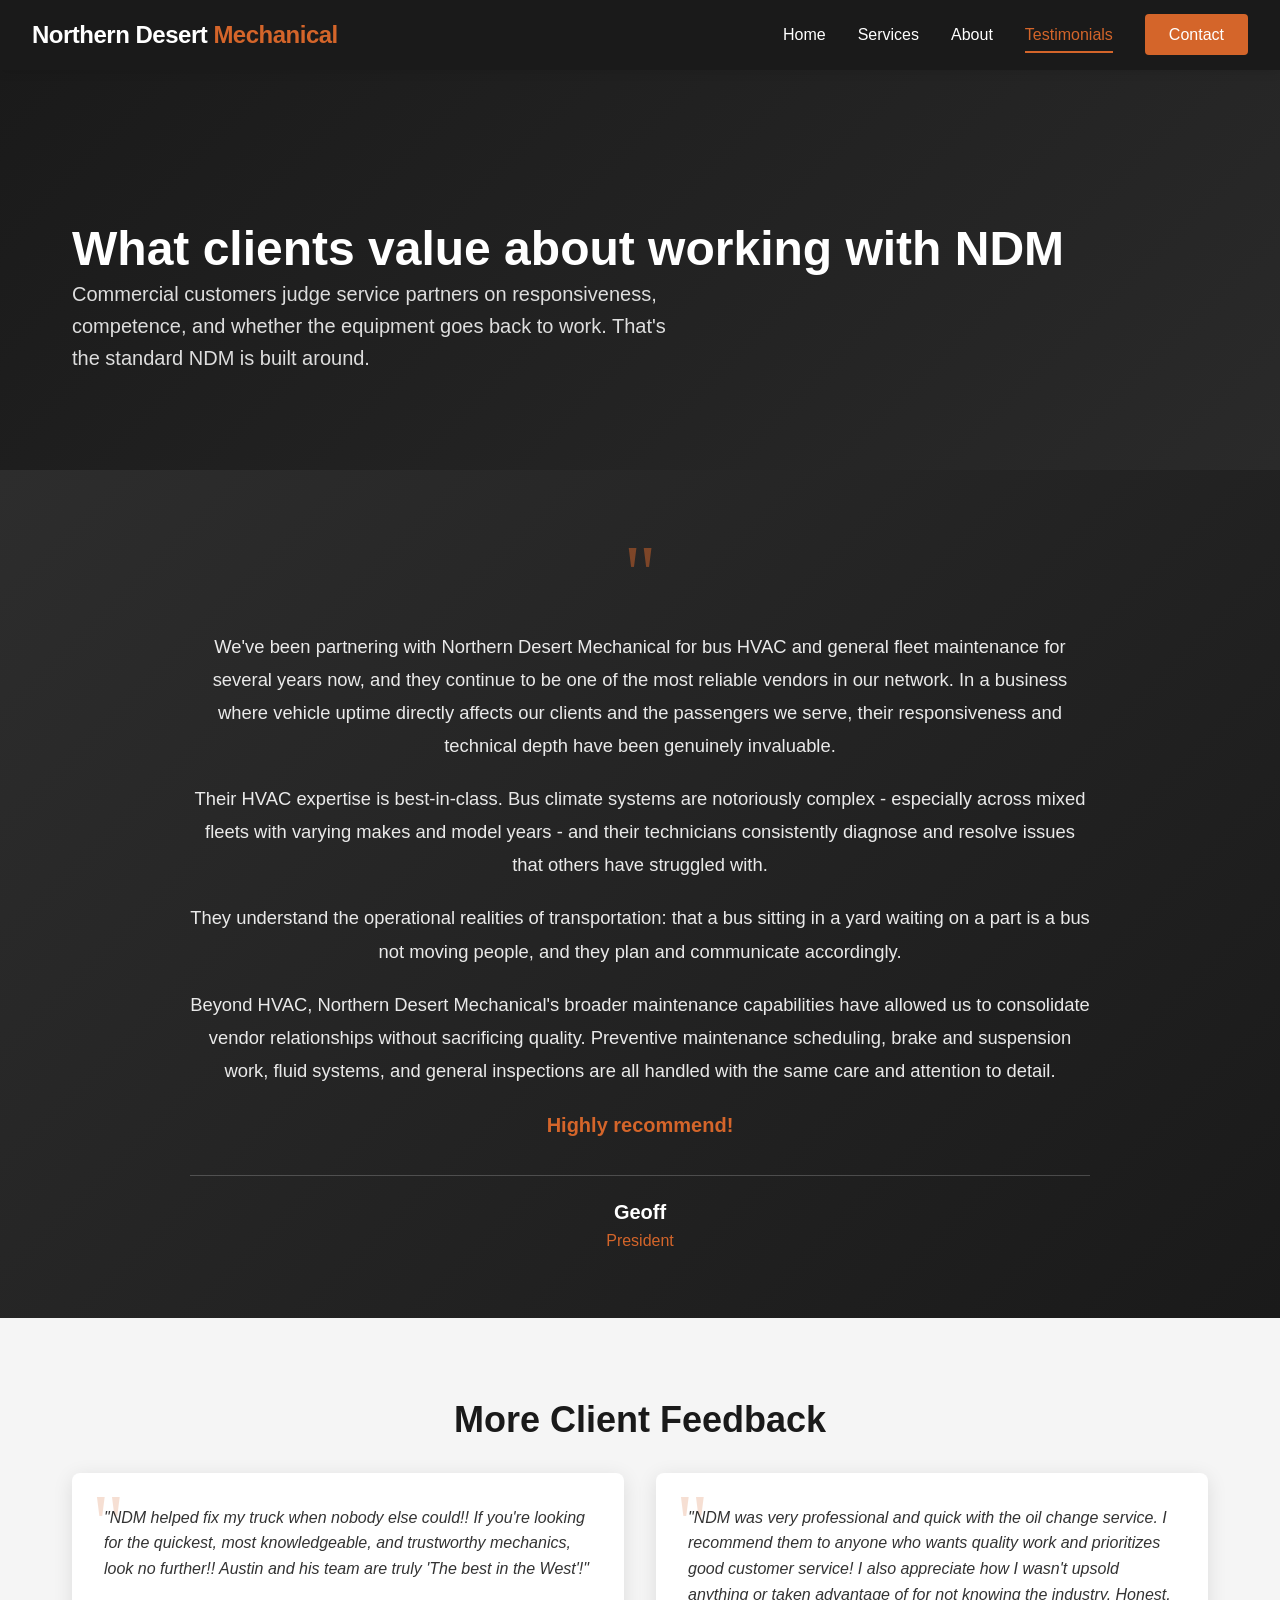
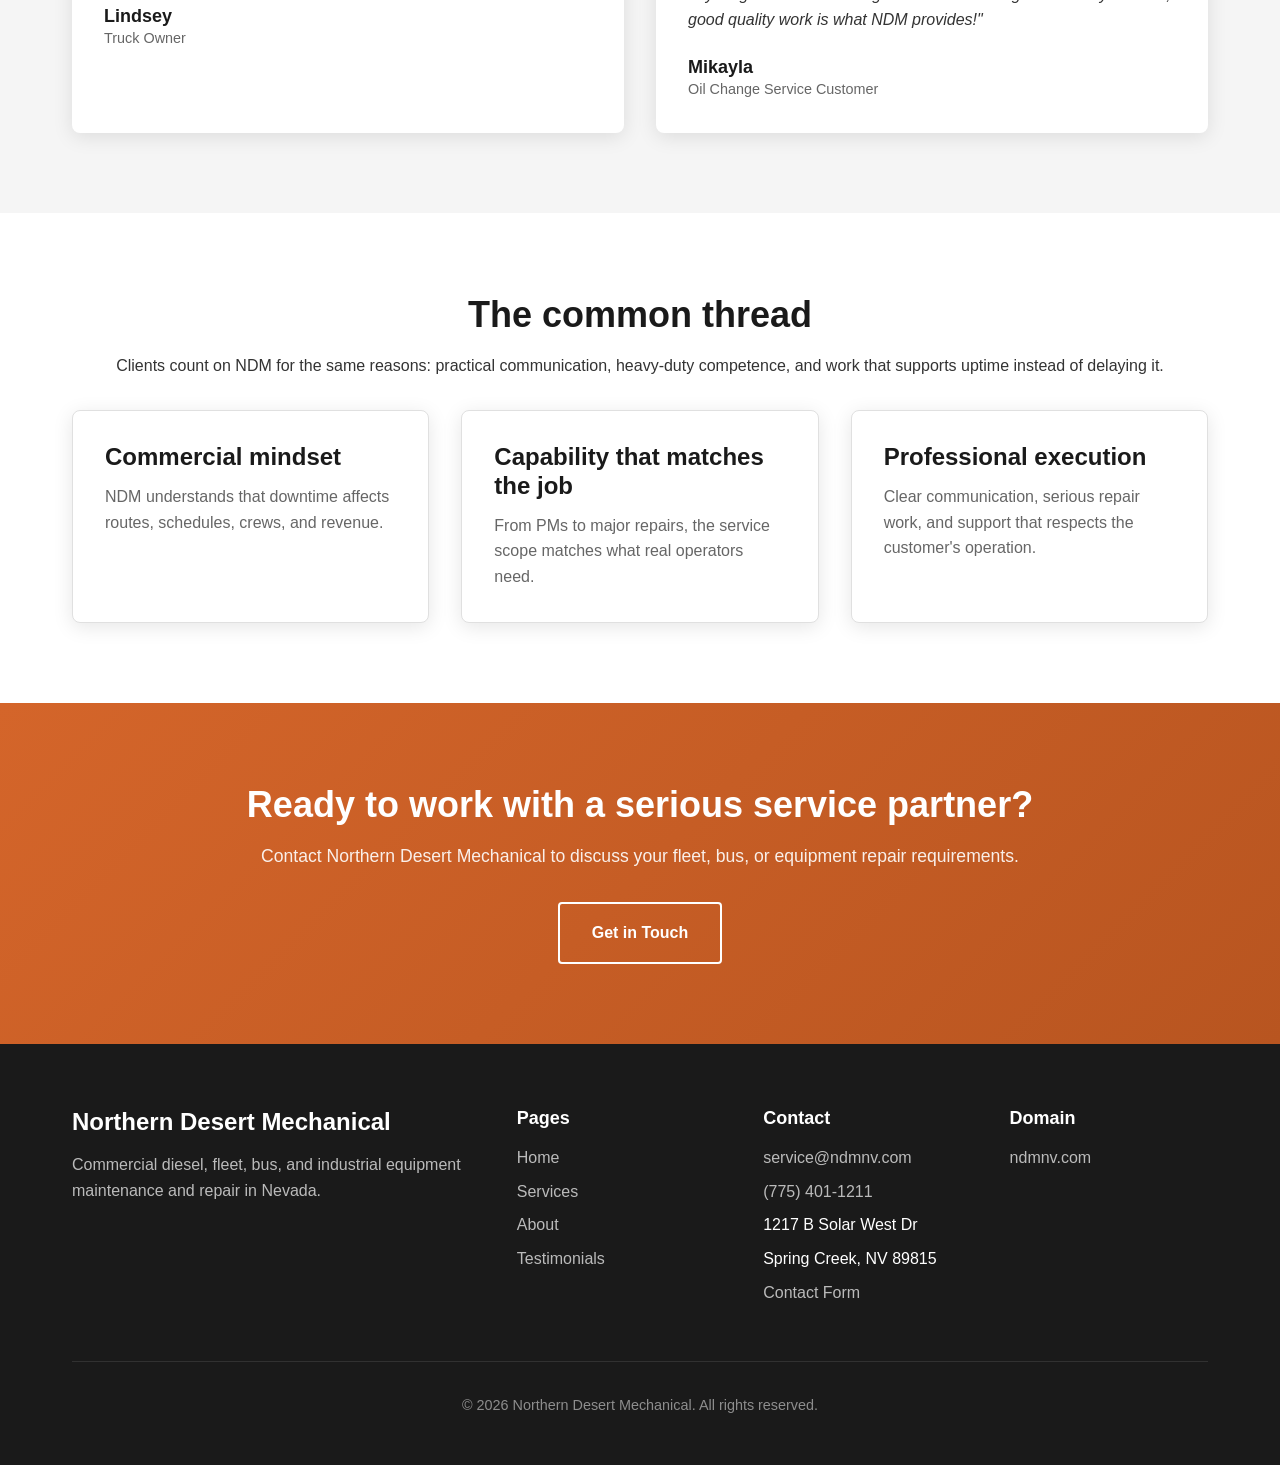
<file: testimonials.html>
<!DOCTYPE html>
<html lang="en">
<head>
  <meta charset="UTF-8">
  <meta name="viewport" content="width=device-width, initial-scale=1.0">
  <meta name="description" content="Read testimonials and client feedback for Northern Desert Mechanical's commercial maintenance and repair services.">
  <title>Testimonials | Northern Desert Mechanical</title>
  <link rel="stylesheet" href="css/style.css">
</head>
<body>
  <header>
    <div class="header-content">
      <a href="index.html" class="logo">
        <div class="logo-text">Northern Desert <span class="logo-accent">Mechanical</span></div>
      </a>
      <nav>
        <div class="mobile-toggle" onclick="toggleMenu()">
          <span></span><span></span><span></span>
        </div>
        <ul id="nav-menu">
          <li><a href="index.html">Home</a></li>
          <li><a href="services.html">Services</a></li>
          <li><a href="about.html">About</a></li>
          <li><a href="testimonials.html" class="active">Testimonials</a></li>
          <li><a href="contact.html" class="nav-cta">Contact</a></li>
        </ul>
      </nav>
    </div>
  </header>

  <section class="testimonials-hero">
    <div class="container">
      <h1>What clients value about working with NDM</h1>
      <p class="hero-subtitle">Commercial customers judge service partners on responsiveness, competence, and whether the equipment goes back to work. That's the standard NDM is built around.</p>
    </div>
  </section>

  <section class="featured-testimonial">
    <div class="container">
      <div class="featured-testimonial-content">
        <div class="quote-mark">"</div>
        <p class="featured-text">We've been partnering with Northern Desert Mechanical for bus HVAC and general fleet maintenance for several years now, and they continue to be one of the most reliable vendors in our network. In a business where vehicle uptime directly affects our clients and the passengers we serve, their responsiveness and technical depth have been genuinely invaluable.</p>
        <p class="featured-text">Their HVAC expertise is best-in-class. Bus climate systems are notoriously complex - especially across mixed fleets with varying makes and model years - and their technicians consistently diagnose and resolve issues that others have struggled with.</p>
        <p class="featured-text">They understand the operational realities of transportation: that a bus sitting in a yard waiting on a part is a bus not moving people, and they plan and communicate accordingly.</p>
        <p class="featured-text">Beyond HVAC, Northern Desert Mechanical's broader maintenance capabilities have allowed us to consolidate vendor relationships without sacrificing quality. Preventive maintenance scheduling, brake and suspension work, fluid systems, and general inspections are all handled with the same care and attention to detail.</p>
        <p class="featured-text featured-highlight">Highly recommend!</p>
        <div class="featured-author">
          <h4>Geoff</h4>
          <p>President</p>
        </div>
      </div>
    </div>
  </section>

  <section class="section section-gray">
    <div class="container">
      <h2 class="text-center mb-2">More Client Feedback</h2>
      <div class="testimonial-grid">
        <div class="testimonial-card">
          <p class="testimonial-text">"NDM helped fix my truck when nobody else could!! If you're looking for the quickest, most knowledgeable, and trustworthy mechanics, look no further!! Austin and his team are truly 'The best in the West'!"</p>
          <div class="testimonial-author">
            <div class="testimonial-author-info">
              <h4>Lindsey</h4>
              <p>Truck Owner</p>
            </div>
          </div>
        </div>
        <div class="testimonial-card">
          <p class="testimonial-text">"NDM was very professional and quick with the oil change service. I recommend them to anyone who wants quality work and prioritizes good customer service! I also appreciate how I wasn't upsold anything or taken advantage of for not knowing the industry. Honest, good quality work is what NDM provides!"</p>
          <div class="testimonial-author">
            <div class="testimonial-author-info">
              <h4>Mikayla</h4>
              <p>Oil Change Service Customer</p>
            </div>
          </div>
        </div>
      </div>
    </div>
  </section>

  <section class="section">
    <div class="container">
      <div class="text-center mb-2">
        <h2>The common thread</h2>
        <p>Clients count on NDM for the same reasons: practical communication, heavy-duty competence, and work that supports uptime instead of delaying it.</p>
      </div>
      <div class="services-grid">
        <div class="service-card">
          <h3>Commercial mindset</h3>
          <p>NDM understands that downtime affects routes, schedules, crews, and revenue.</p>
        </div>
        <div class="service-card">
          <h3>Capability that matches the job</h3>
          <p>From PMs to major repairs, the service scope matches what real operators need.</p>
        </div>
        <div class="service-card">
          <h3>Professional execution</h3>
          <p>Clear communication, serious repair work, and support that respects the customer's operation.</p>
        </div>
      </div>
    </div>
  </section>

  <section class="cta-section">
    <div class="container">
      <h2>Ready to work with a serious service partner?</h2>
      <p>Contact Northern Desert Mechanical to discuss your fleet, bus, or equipment repair requirements.</p>
      <a href="contact.html" class="btn btn-secondary">Get in Touch</a>
    </div>
  </section>

  <footer>
    <div class="container">
      <div class="footer-grid">
        <div class="footer-brand">
          <h3>Northern Desert Mechanical</h3>
          <p>Commercial diesel, fleet, bus, and industrial equipment maintenance and repair in Nevada.</p>
        </div>
        <div class="footer-links">
          <h4>Pages</h4>
          <ul>
            <li><a href="index.html">Home</a></li>
            <li><a href="services.html">Services</a></li>
            <li><a href="about.html">About</a></li>
            <li><a href="testimonials.html">Testimonials</a></li>
          </ul>
        </div>
        <div class="footer-links">
          <h4>Contact</h4>
          <ul>
            <li><a href="mailto:service@ndmnv.com">service@ndmnv.com</a></li>
            <li><a href="tel:+17754011211">(775) 401-1211</a></li>
            <li>1217 B Solar West Dr</li>
            <li>Spring Creek, NV 89815</li>
            <li><a href="contact.html">Contact Form</a></li>
          </ul>
        </div>
        <div class="footer-links">
          <h4>Domain</h4>
          <ul>
            <li><a href="https://ndmnv.com">ndmnv.com</a></li>
          </ul>
        </div>
      </div>
      <div class="footer-bottom">
        <p>&copy; 2026 Northern Desert Mechanical. All rights reserved.</p>
      </div>
    </div>
  </footer>

  <script src="js/main.js"></script>
</body>
</html>
</file>
<file: css/style.css>
/* NDM Website - Industrial Professional Style */

/* CSS Reset & Base */
*, *::before, *::after {
  box-sizing: border-box;
  margin: 0;
  padding: 0;
}

:root {
  --primary: #1a1a1a;
  --secondary: #2d2d2d;
  --accent: #d4652a;
  --accent-hover: #e8783d;
  --text: #333333;
  --text-light: #666666;
  --text-white: #ffffff;
  --bg-light: #f5f5f5;
  --bg-white: #ffffff;
  --border: #e0e0e0;
  --shadow: rgba(0, 0, 0, 0.1);
}

html {
  scroll-behavior: smooth;
}

body {
  font-family: 'Segoe UI', -apple-system, BlinkMacSystemFont, sans-serif;
  line-height: 1.6;
  color: var(--text);
  background: var(--bg-white);
}

img {
  max-width: 100%;
  height: auto;
}

a {
  text-decoration: none;
  color: inherit;
}

/* Typography */
h1, h2, h3, h4 {
  font-weight: 700;
  line-height: 1.2;
  color: var(--primary);
}

h1 { font-size: 3rem; }
h2 { font-size: 2.25rem; margin-bottom: 1rem; }
h3 { font-size: 1.5rem; margin-bottom: 0.75rem; }
h4 { font-size: 1.125rem; }

p { margin-bottom: 1rem; }

/* Layout */
.container {
  max-width: 1200px;
  margin: 0 auto;
  padding: 0 2rem;
}

.section {
  padding: 5rem 0;
}

.section-dark {
  background: var(--primary);
  color: var(--text-white);
}

.section-dark h2, .section-dark h3, .section-dark h4 {
  color: var(--text-white);
}

.section-gray {
  background: var(--bg-light);
}

/* Header & Navigation */
header {
  background: var(--primary);
  position: fixed;
  width: 100%;
  top: 0;
  z-index: 1000;
  box-shadow: 0 2px 10px var(--shadow);
}

.header-content {
  display: flex;
  justify-content: space-between;
  align-items: center;
  padding: 1rem 2rem;
  max-width: 1400px;
  margin: 0 auto;
}

.logo {
  display: flex;
  align-items: center;
  gap: 0.75rem;
}

.logo-text {
  font-size: 1.5rem;
  font-weight: 700;
  color: var(--text-white);
  letter-spacing: -0.5px;
}

.logo-accent {
  color: var(--accent);
}

nav ul {
  display: flex;
  list-style: none;
  gap: 2rem;
}

nav a {
  color: var(--text-white);
  font-weight: 500;
  padding: 0.5rem 0;
  border-bottom: 2px solid transparent;
  transition: border-color 0.3s, color 0.3s;
}

nav a:hover, nav a.active {
  border-color: var(--accent);
  color: var(--accent);
}

.nav-cta {
  background: var(--accent);
  padding: 0.75rem 1.5rem !important;
  border-radius: 4px;
  border-bottom: none !important;
  transition: background 0.3s !important;
}

.nav-cta:hover {
  background: var(--accent-hover) !important;
  color: var(--text-white) !important;
}

/* Mobile Menu */
.mobile-toggle {
  display: none;
  flex-direction: column;
  gap: 5px;
  cursor: pointer;
  padding: 10px;
}

.mobile-toggle span {
  display: block;
  width: 25px;
  height: 2px;
  background: var(--text-white);
  transition: 0.3s;
}

/* Hero Section */
.hero {
  background: linear-gradient(135deg, var(--primary) 0%, #2a2a2a 100%);
  color: var(--text-white);
  padding: 10rem 0 6rem;
  margin-top: 60px;
  position: relative;
  overflow: hidden;
}

.hero::before {
  content: '';
  position: absolute;
  top: 0;
  right: 0;
  width: 50%;
  height: 100%;
  background: linear-gradient(45deg, transparent 0%, rgba(212, 101, 42, 0.1) 100%);
}

.hero-content {
  position: relative;
  z-index: 1;
  max-width: 800px;
}

.hero h1 {
  color: var(--text-white);
  margin-bottom: 1.5rem;
  font-size: 3.5rem;
}

.hero-subtitle {
  font-size: 1.25rem;
  color: rgba(255, 255, 255, 0.85);
  margin-bottom: 2rem;
  max-width: 600px;
}

.hero-cta {
  display: flex;
  gap: 1rem;
  flex-wrap: wrap;
}

/* Buttons */
.btn {
  display: inline-block;
  padding: 1rem 2rem;
  font-weight: 600;
  border-radius: 4px;
  transition: all 0.3s;
  cursor: pointer;
  border: none;
  font-size: 1rem;
}

.btn-primary {
  background: var(--accent);
  color: var(--text-white);
}

.btn-primary:hover {
  background: var(--accent-hover);
  transform: translateY(-2px);
}

.btn-secondary {
  background: transparent;
  color: var(--text-white);
  border: 2px solid var(--text-white);
}

.btn-secondary:hover {
  background: var(--text-white);
  color: var(--primary);
}

.btn-dark {
  background: var(--primary);
  color: var(--text-white);
}

.btn-dark:hover {
  background: var(--secondary);
}

/* Service Cards */
.services-grid {
  display: grid;
  grid-template-columns: repeat(auto-fit, minmax(280px, 1fr));
  gap: 2rem;
}

.service-card {
  background: var(--bg-white);
  padding: 2rem;
  border-radius: 8px;
  box-shadow: 0 4px 20px var(--shadow);
  transition: transform 0.3s, box-shadow 0.3s;
  border: 1px solid var(--border);
}

.service-card:hover {
  transform: translateY(-5px);
  box-shadow: 0 8px 30px rgba(0, 0, 0, 0.15);
}

.service-icon {
  width: 60px;
  height: 60px;
  background: var(--accent);
  border-radius: 8px;
  display: flex;
  align-items: center;
  justify-content: center;
  margin-bottom: 1.5rem;
}

.service-icon svg {
  width: 32px;
  height: 32px;
  fill: var(--text-white);
}

.service-card h3 {
  margin-bottom: 0.75rem;
}

.service-card p {
  color: var(--text-light);
  margin-bottom: 0;
}

/* Stats Section */
.stats-grid {
  display: grid;
  grid-template-columns: repeat(auto-fit, minmax(200px, 1fr));
  gap: 2rem;
  text-align: center;
}

.stat-item h3 {
  font-size: 3rem;
  color: var(--accent);
  margin-bottom: 0.5rem;
}

.stat-item p {
  font-size: 1.1rem;
  opacity: 0.9;
  margin-bottom: 0;
}

/* Testimonials */
.testimonial-grid {
  display: grid;
  grid-template-columns: repeat(auto-fit, minmax(350px, 1fr));
  gap: 2rem;
}

.testimonial-card {
  background: var(--bg-white);
  padding: 2rem;
  border-radius: 8px;
  box-shadow: 0 4px 20px var(--shadow);
  position: relative;
}

.testimonial-card::before {
  content: '"';
  font-size: 5rem;
  color: var(--accent);
  opacity: 0.2;
  position: absolute;
  top: 10px;
  left: 20px;
  font-family: Georgia, serif;
  line-height: 1;
}

.testimonial-text {
  font-style: italic;
  margin-bottom: 1.5rem;
  position: relative;
  z-index: 1;
}

.testimonial-author {
  display: flex;
  align-items: center;
  gap: 1rem;
}

.testimonial-author-info h4 {
  margin-bottom: 0;
}

.testimonial-author-info p {
  color: var(--text-light);
  margin-bottom: 0;
  font-size: 0.9rem;
}

/* About Page */
.about-hero {
  background: linear-gradient(135deg, var(--primary) 0%, #2a2a2a 100%);
  color: var(--text-white);
  padding: 10rem 0 4rem;
  margin-top: 60px;
}

.about-hero h1 {
  color: var(--text-white);
}

.about-content {
  display: grid;
  grid-template-columns: 1fr 1fr;
  gap: 4rem;
  align-items: center;
}

.about-text p {
  color: var(--text-light);
}

.fleet-grid {
  display: grid;
  grid-template-columns: repeat(auto-fit, minmax(250px, 1fr));
  gap: 1.5rem;
}

.fleet-item {
  background: var(--bg-light);
  padding: 1.5rem;
  border-radius: 8px;
  border-left: 4px solid var(--accent);
}

.fleet-item h4 {
  margin-bottom: 0.5rem;
}

.fleet-item p {
  color: var(--text-light);
  margin-bottom: 0;
  font-size: 0.95rem;
}

/* Services Page */
.services-hero {
  background: linear-gradient(135deg, var(--primary) 0%, #2a2a2a 100%);
  color: var(--text-white);
  padding: 10rem 0 4rem;
  margin-top: 60px;
}

.services-hero h1 {
  color: var(--text-white);
}

.service-detail {
  display: grid;
  grid-template-columns: 1fr 1fr;
  gap: 3rem;
  align-items: center;
  padding: 3rem 0;
  border-bottom: 1px solid var(--border);
}

.service-detail:last-child {
  border-bottom: none;
}

.service-detail:nth-child(even) {
  direction: rtl;
}

.service-detail:nth-child(even) > * {
  direction: ltr;
}

.service-detail-content h3 {
  color: var(--primary);
}

.service-detail-content ul {
  list-style: none;
  margin-top: 1rem;
}

.service-detail-content li {
  padding: 0.5rem 0;
  padding-left: 1.5rem;
  position: relative;
  color: var(--text-light);
}

.service-detail-content li::before {
  content: '→';
  position: absolute;
  left: 0;
  color: var(--accent);
  font-weight: bold;
}

.service-image {
  background: var(--bg-light);
  border-radius: 8px;
  min-height: 300px;
  display: flex;
  align-items: center;
  justify-content: center;
  color: var(--text-light);
  overflow: hidden;
}

.service-image img {
  width: 100%;
  height: 100%;
  object-fit: cover;
  border-radius: 8px;
}

/* Contact Page */
.contact-hero {
  background: linear-gradient(135deg, var(--primary) 0%, #2a2a2a 100%);
  color: var(--text-white);
  padding: 10rem 0 4rem;
  margin-top: 60px;
}

.contact-hero h1 {
  color: var(--text-white);
}

.contact-grid {
  display: grid;
  grid-template-columns: 1fr 1fr;
  gap: 4rem;
}

.contact-info h3 {
  margin-bottom: 1.5rem;
}

.contact-item {
  display: flex;
  gap: 1rem;
  margin-bottom: 1.5rem;
}

.contact-item-icon {
  width: 50px;
  height: 50px;
  background: var(--accent);
  border-radius: 8px;
  display: flex;
  align-items: center;
  justify-content: center;
  flex-shrink: 0;
}

.contact-item-icon svg {
  width: 24px;
  height: 24px;
  fill: var(--text-white);
}

.contact-item-text h4 {
  margin-bottom: 0.25rem;
}

.contact-item-text p {
  color: var(--text-light);
  margin-bottom: 0;
}

.contact-form {
  background: var(--bg-white);
  padding: 2rem;
  border-radius: 8px;
  box-shadow: 0 4px 20px var(--shadow);
}

.form-group {
  margin-bottom: 1.5rem;
}

.form-group label {
  display: block;
  margin-bottom: 0.5rem;
  font-weight: 500;
}

.form-group input,
.form-group select,
.form-group textarea {
  width: 100%;
  padding: 0.875rem 1rem;
  border: 1px solid var(--border);
  border-radius: 4px;
  font-size: 1rem;
  font-family: inherit;
  transition: border-color 0.3s;
}

.form-group input:focus,
.form-group select:focus,
.form-group textarea:focus {
  outline: none;
  border-color: var(--accent);
}

.form-group textarea {
  min-height: 150px;
  resize: vertical;
}

/* Map */
.map-container {
  height: 400px;
  background: var(--bg-light);
  border-radius: 8px;
  overflow: hidden;
  margin-top: 4rem;
}

.map-container iframe {
  width: 100%;
  height: 100%;
  border: none;
}

/* Testimonials Page */
.testimonials-hero {
  background: linear-gradient(135deg, var(--primary) 0%, #2a2a2a 100%);
  color: var(--text-white);
  padding: 10rem 0 4rem;
  margin-top: 60px;
}

.testimonials-hero h1 {
  color: var(--text-white);
}

/* Featured Testimonial */
.featured-testimonial {
  background: linear-gradient(135deg, var(--secondary) 0%, var(--primary) 100%);
  color: var(--text-white);
  padding: 4rem 0;
  position: relative;
}

.featured-testimonial-content {
  max-width: 900px;
  margin: 0 auto;
  text-align: center;
}

.quote-mark {
  font-size: 5rem;
  color: var(--accent);
  opacity: 0.5;
  font-family: Georgia, serif;
  line-height: 1;
  margin-bottom: 1rem;
}

.featured-text {
  font-size: 1.15rem;
  line-height: 1.8;
  margin-bottom: 1.25rem;
  color: rgba(255, 255, 255, 0.9);
}

.featured-highlight {
  color: var(--accent);
  font-weight: 600;
  font-size: 1.25rem;
  margin-top: 1rem;
}

.featured-author {
  margin-top: 2rem;
  padding-top: 1.5rem;
  border-top: 1px solid rgba(255, 255, 255, 0.2);
}

.featured-author h4 {
  color: var(--text-white);
  font-size: 1.25rem;
  margin-bottom: 0.25rem;
}

.featured-author p {
  color: var(--accent);
  margin-bottom: 0;
  font-size: 1rem;
}

@media (max-width: 768px) {
  .featured-text {
    font-size: 1rem;
  }
  
  .featured-testimonial {
    padding: 3rem 0;
  }
}

/* Footer */
footer {
  background: var(--primary);
  color: var(--text-white);
  padding: 4rem 0 2rem;
}

.footer-grid {
  display: grid;
  grid-template-columns: 2fr 1fr 1fr 1fr;
  gap: 3rem;
  margin-bottom: 3rem;
}

.footer-brand h3 {
  color: var(--text-white);
  margin-bottom: 1rem;
}

.footer-brand p {
  color: rgba(255, 255, 255, 0.7);
  margin-bottom: 1.5rem;
}

.footer-links h4 {
  color: var(--text-white);
  margin-bottom: 1rem;
}

.footer-links ul {
  list-style: none;
}

.footer-links li {
  margin-bottom: 0.5rem;
}

.footer-links a {
  color: rgba(255, 255, 255, 0.7);
  transition: color 0.3s;
}

.footer-links a:hover {
  color: var(--accent);
}

.footer-bottom {
  text-align: center;
  padding-top: 2rem;
  border-top: 1px solid rgba(255, 255, 255, 0.1);
  color: rgba(255, 255, 255, 0.5);
  font-size: 0.9rem;
}

/* Page Header */
.page-header {
  background: var(--bg-light);
  padding: 3rem 0;
  margin-top: 60px;
  text-align: center;
}

.page-header h1 {
  margin-bottom: 0.5rem;
}

.page-header p {
  color: var(--text-light);
  max-width: 600px;
  margin: 0 auto;
}

/* CTA Section */
.cta-section {
  background: linear-gradient(135deg, var(--accent) 0%, #b85520 100%);
  text-align: center;
  padding: 5rem 0;
}

.cta-section h2 {
  color: var(--text-white);
  margin-bottom: 1rem;
}

.cta-section p {
  color: rgba(255, 255, 255, 0.9);
  margin-bottom: 2rem;
  font-size: 1.1rem;
}

/* Service area map */
.service-area-map {
  height: 400px;
  width: 100%;
  border-radius: 8px;
  overflow: hidden;
  box-shadow: 0 4px 20px var(--shadow);
  background: #e8e8e8;
  position: relative;
  z-index: 1;
}

.map-legend {
  display: flex;
  gap: 2rem;
  margin-top: 1.5rem;
  justify-content: center;
  flex-wrap: wrap;
}

.map-legend-item {
  display: flex;
  align-items: center;
  gap: 0.5rem;
  font-size: 0.9rem;
  color: var(--text-light);
}

.map-legend-dot {
  width: 12px;
  height: 12px;
  border-radius: 50%;
}

.map-legend-dot.shop {
  background: #d4652a;
}

.map-legend-dot.service-area {
  background: rgba(212, 101, 42, 0.2);
  border: 2px solid #d4652a;
}

/* Responsive */
@media (max-width: 1024px) {
  .footer-grid {
    grid-template-columns: 1fr 1fr;
  }
  
  .about-content {
    grid-template-columns: 1fr;
    gap: 2rem;
  }
  
  .service-detail {
    grid-template-columns: 1fr;
    gap: 2rem;
  }
  
  .service-detail:nth-child(even) {
    direction: ltr;
  }
}

@media (max-width: 768px) {
  h1 { font-size: 2.25rem; }
  h2 { font-size: 1.75rem; }
  
  .hero {
    padding: 8rem 0 4rem;
  }
  
  .hero h1 {
    font-size: 2.5rem;
  }
  
  .hero-subtitle {
    font-size: 1.1rem;
  }
  
  nav ul {
    display: none;
    position: absolute;
    top: 100%;
    left: 0;
    right: 0;
    background: var(--primary);
    flex-direction: column;
    padding: 1rem 2rem;
    gap: 0;
  }
  
  nav ul.active {
    display: flex;
  }
  
  nav li {
    padding: 1rem 0;
    border-bottom: 1px solid rgba(255, 255, 255, 0.1);
  }
  
  nav a {
    display: block;
  }
  
  .mobile-toggle {
    display: flex;
  }
  
  .contact-grid {
    grid-template-columns: 1fr;
    gap: 3rem;
  }
  
  .footer-grid {
    grid-template-columns: 1fr;
    text-align: center;
  }
  
  .section {
    padding: 3rem 0;
  }
  
  .stats-grid {
    grid-template-columns: repeat(2, 1fr);
  }
  
  .testimonial-grid {
    grid-template-columns: 1fr;
  }
}

/* Utilities */
.text-center { text-align: center; }
.text-accent { color: var(--accent); }
.mb-0 { margin-bottom: 0; }
.mt-2 { margin-top: 2rem; }
.mb-2 { margin-bottom: 2rem; }
</file>
